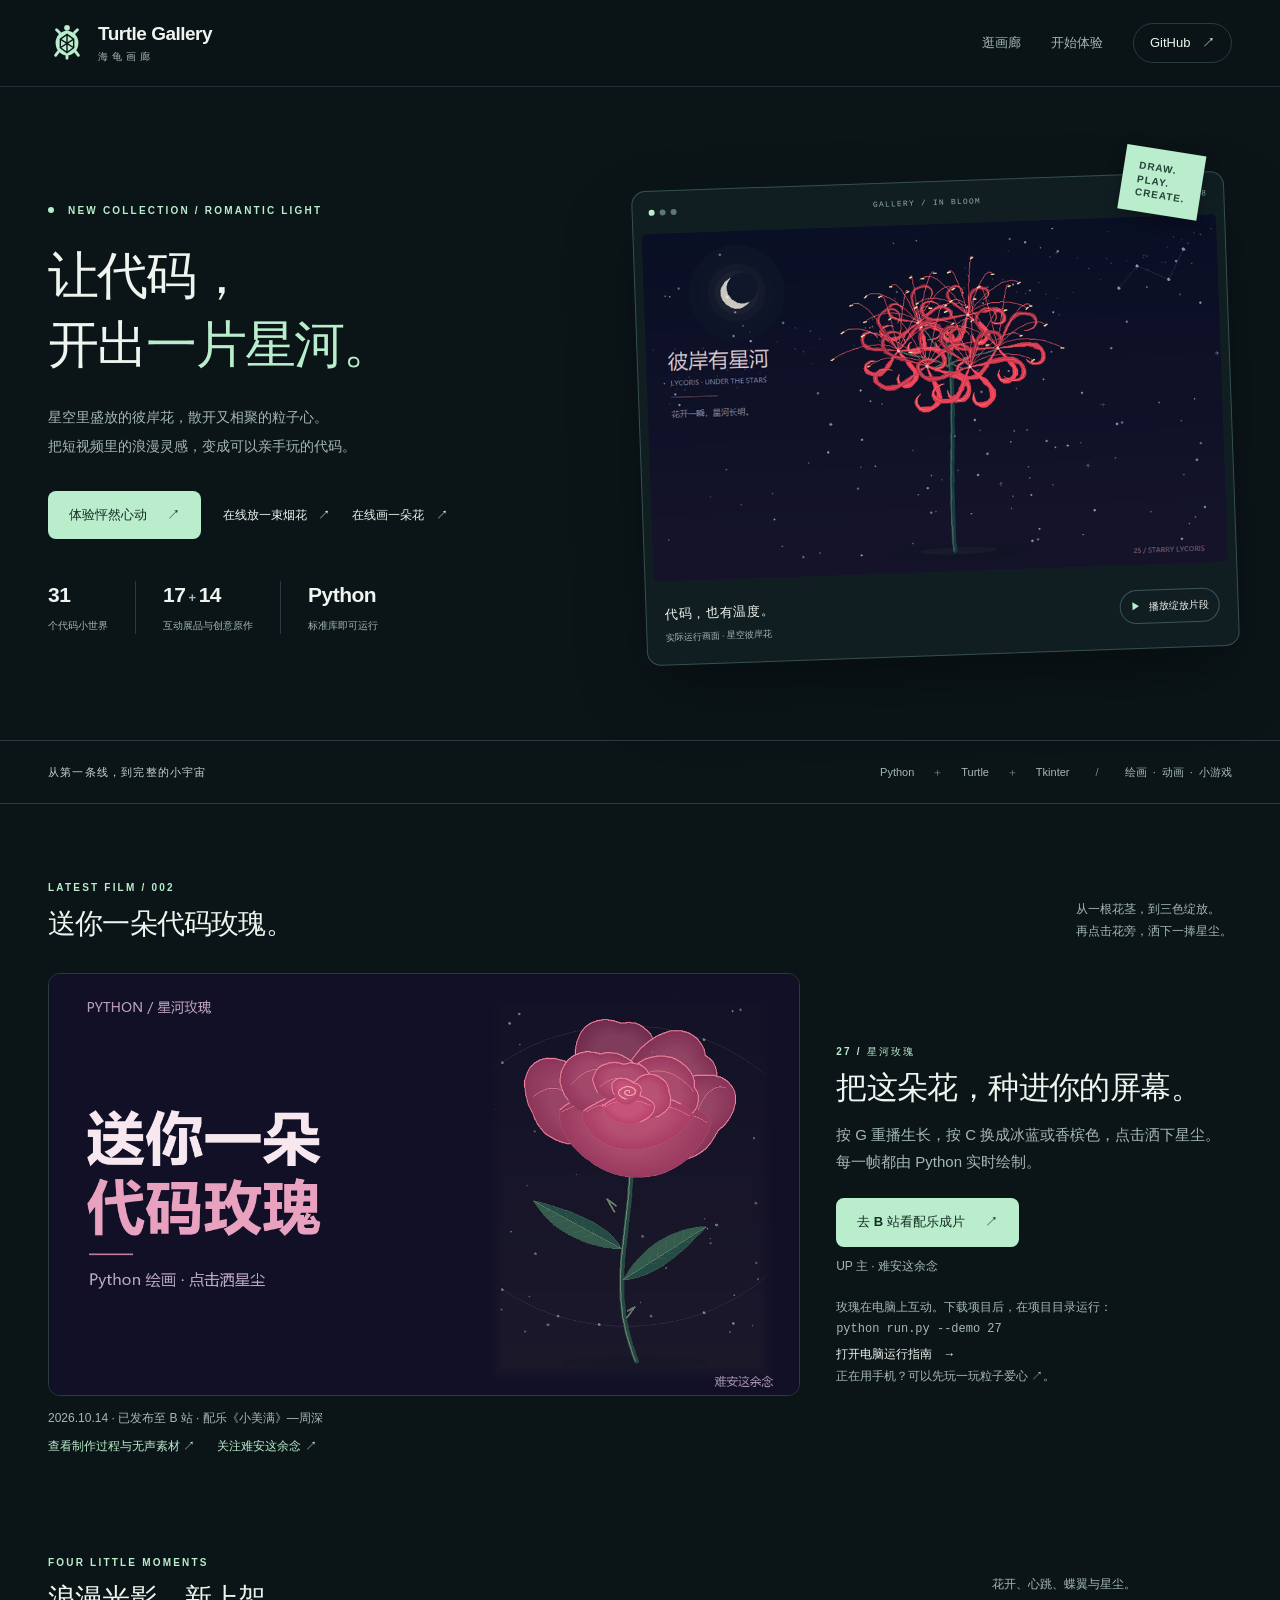
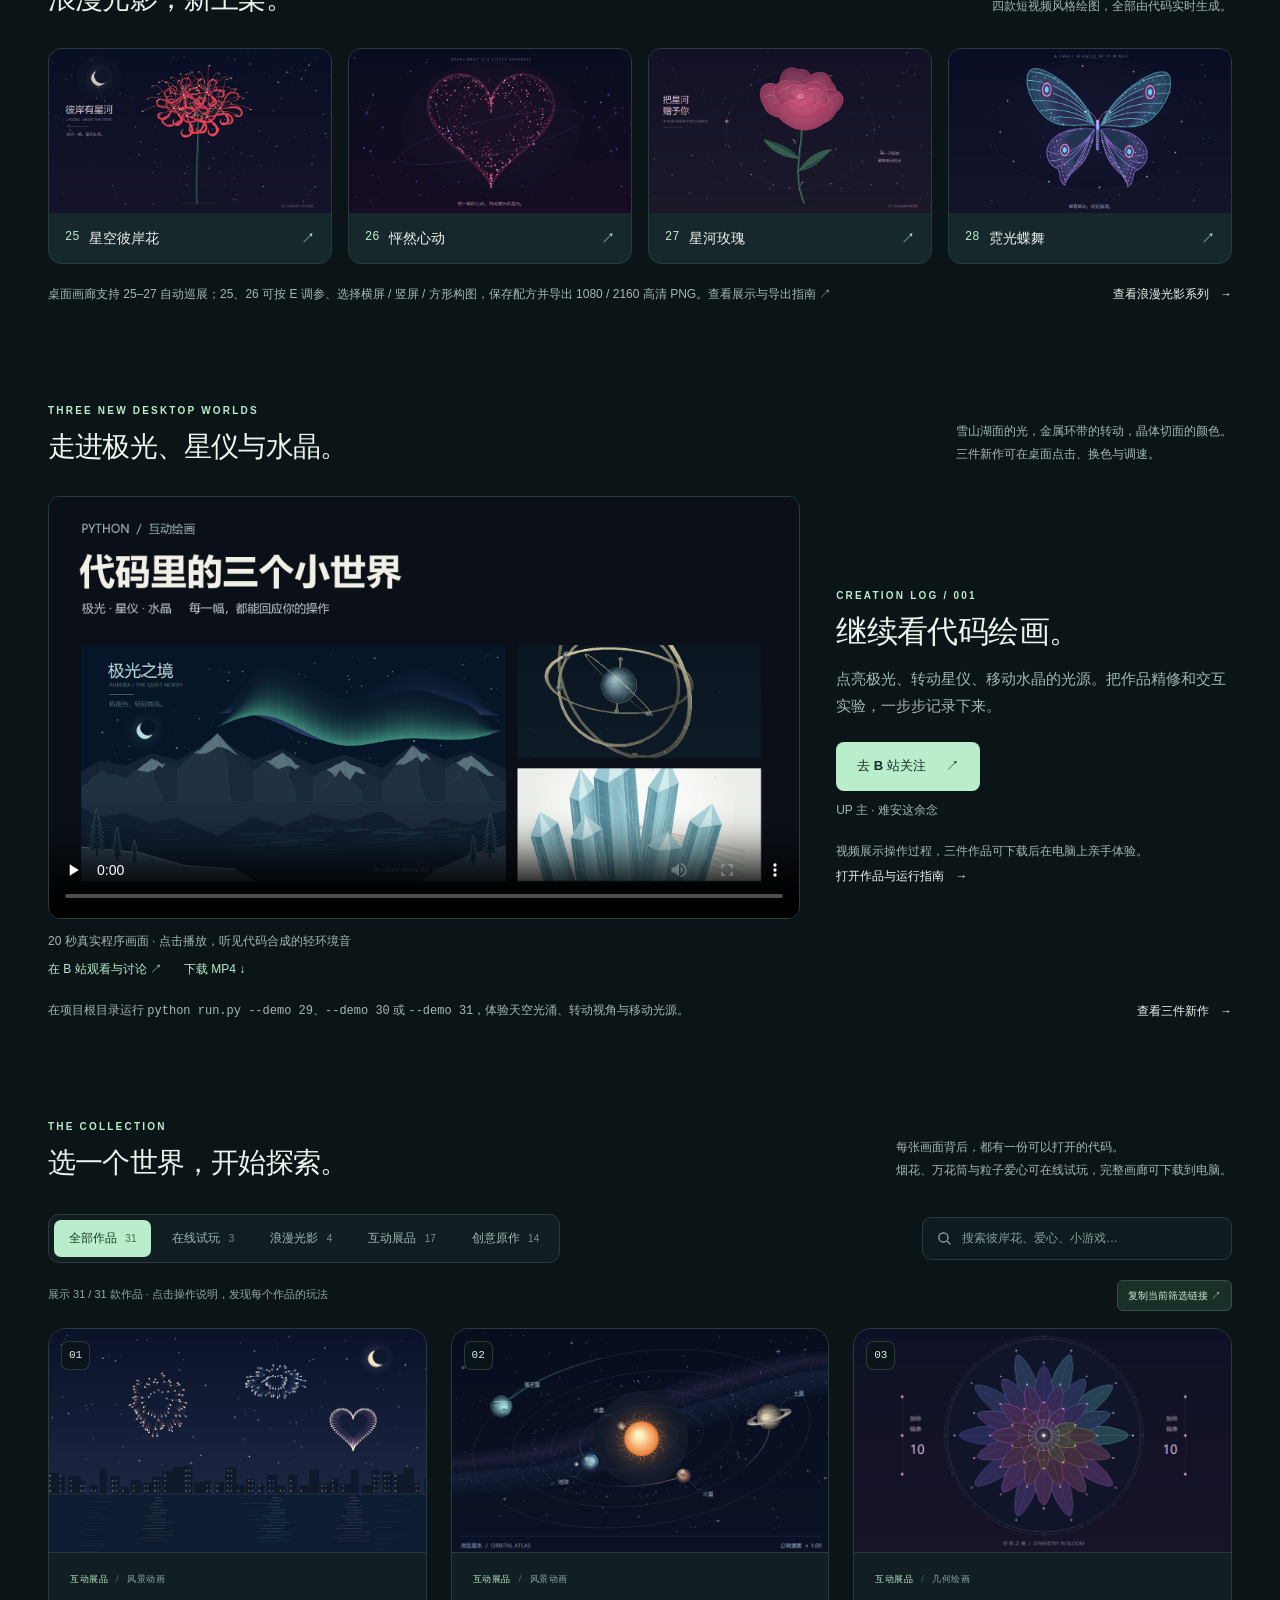
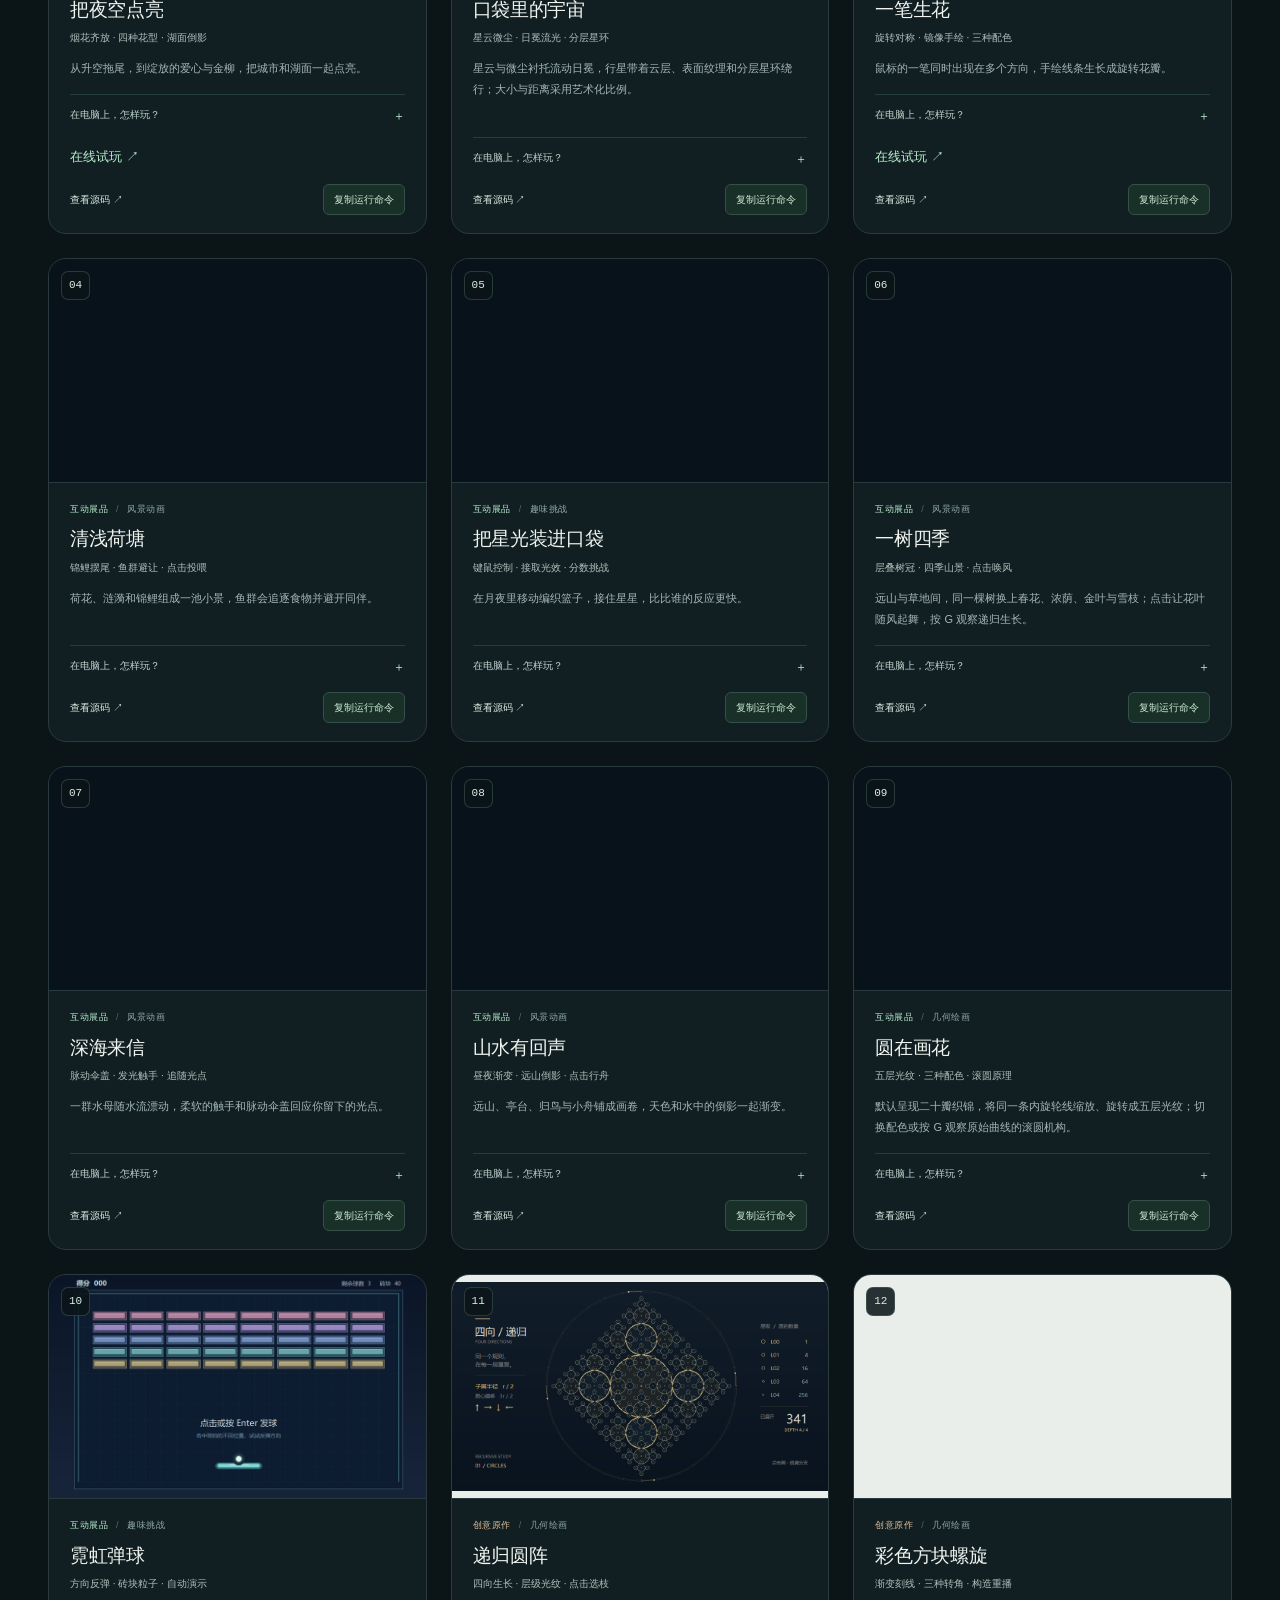
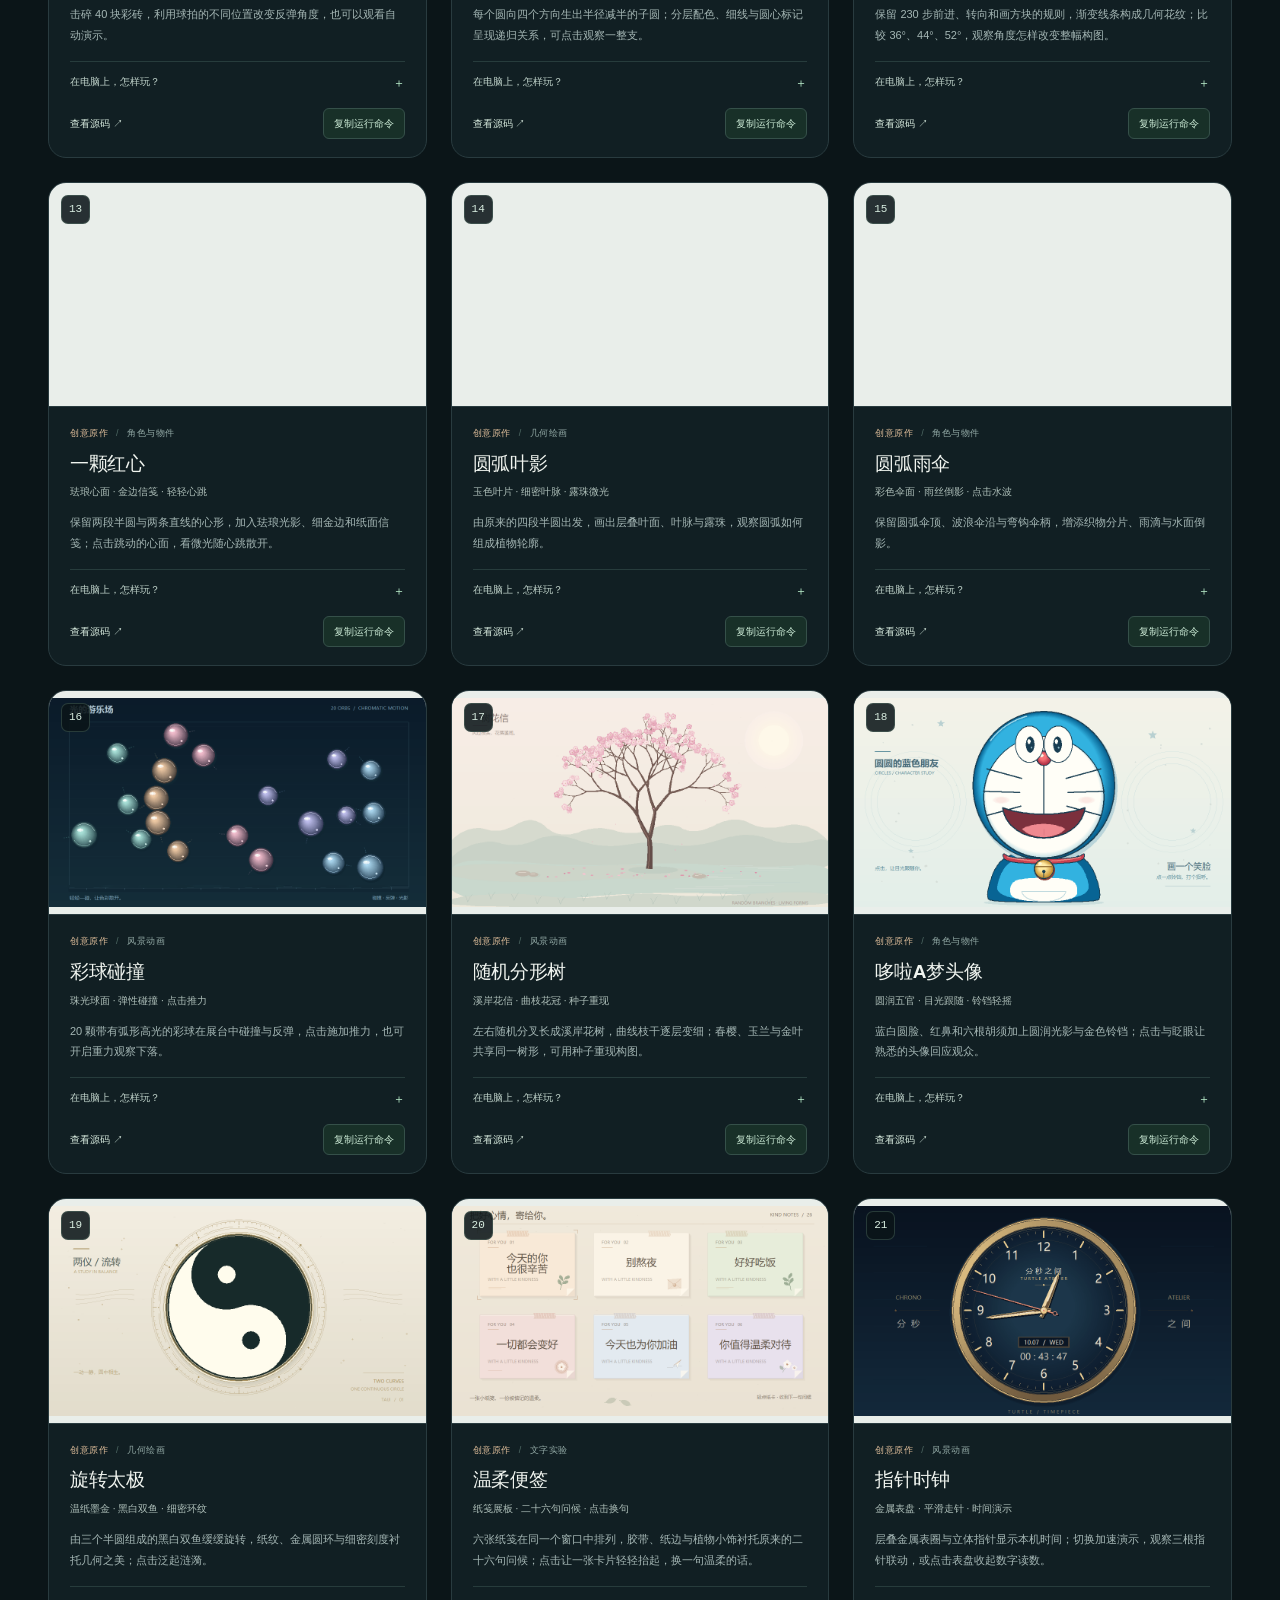
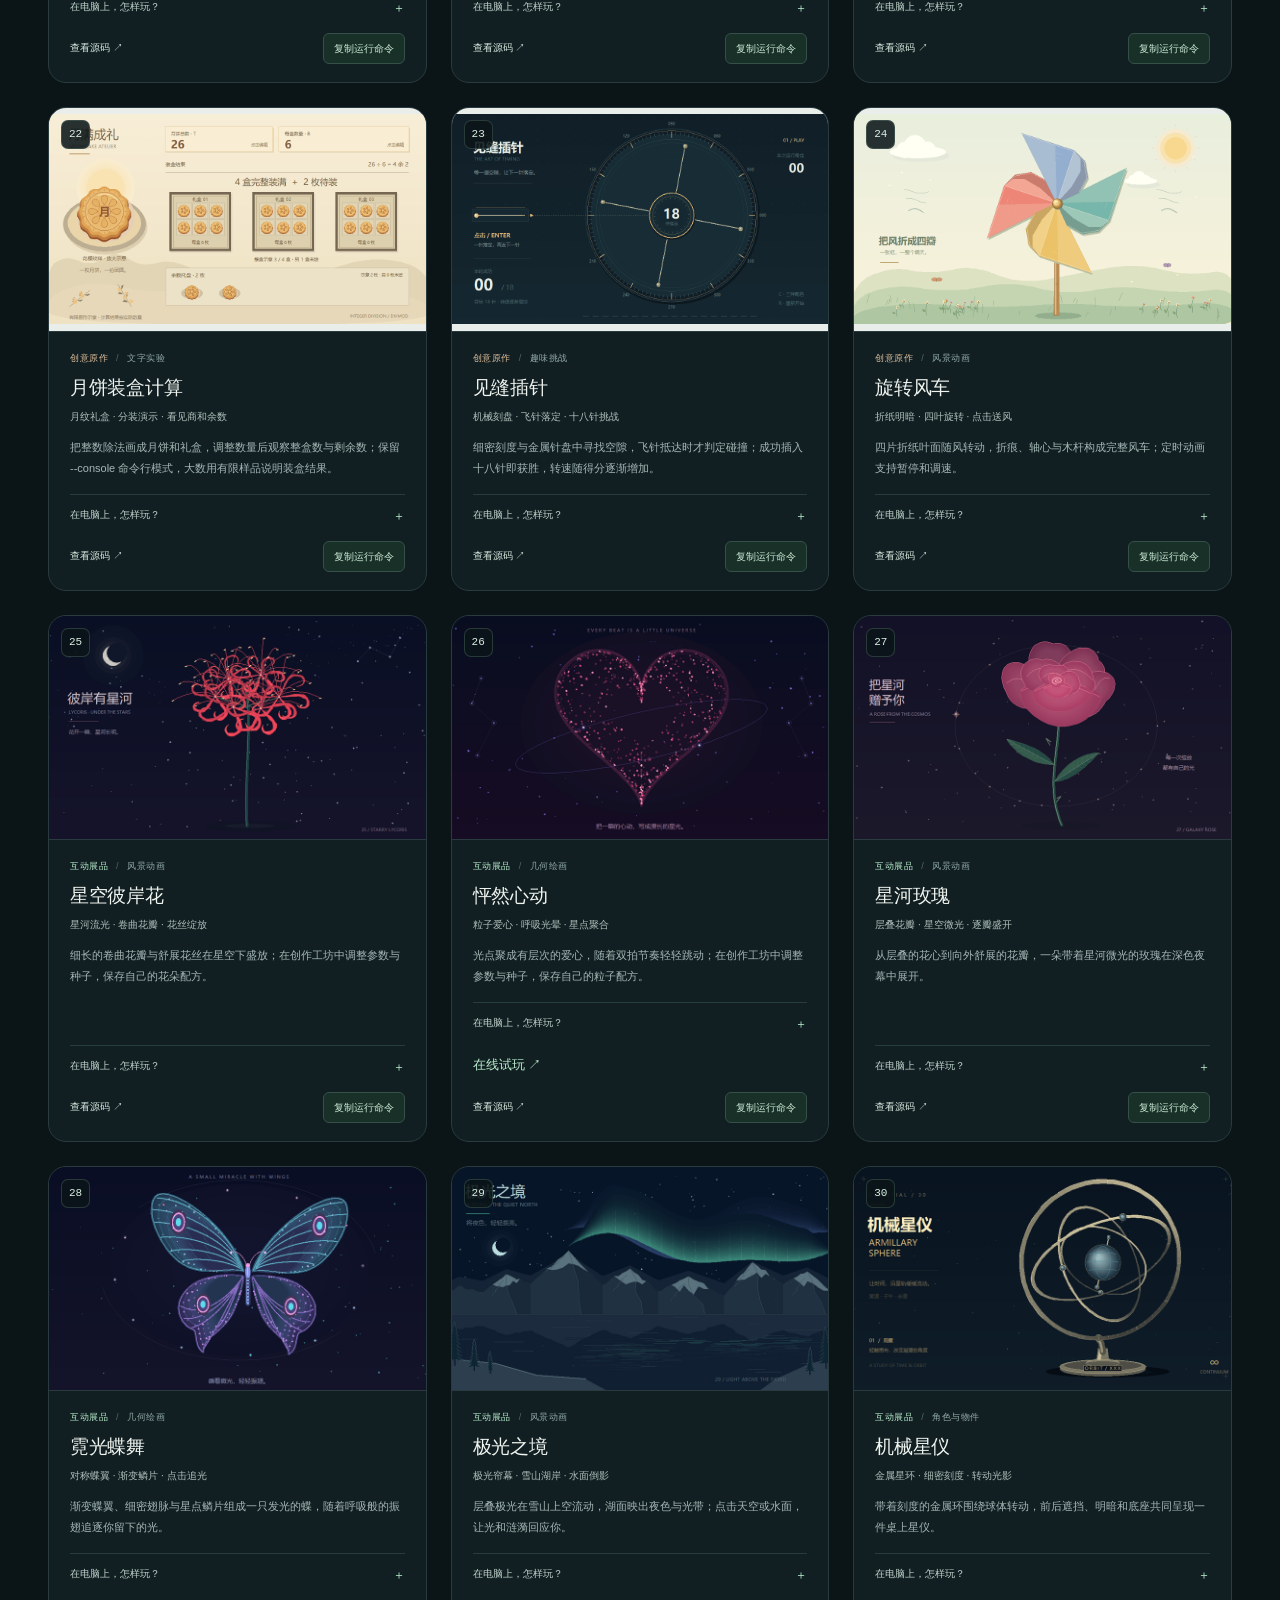
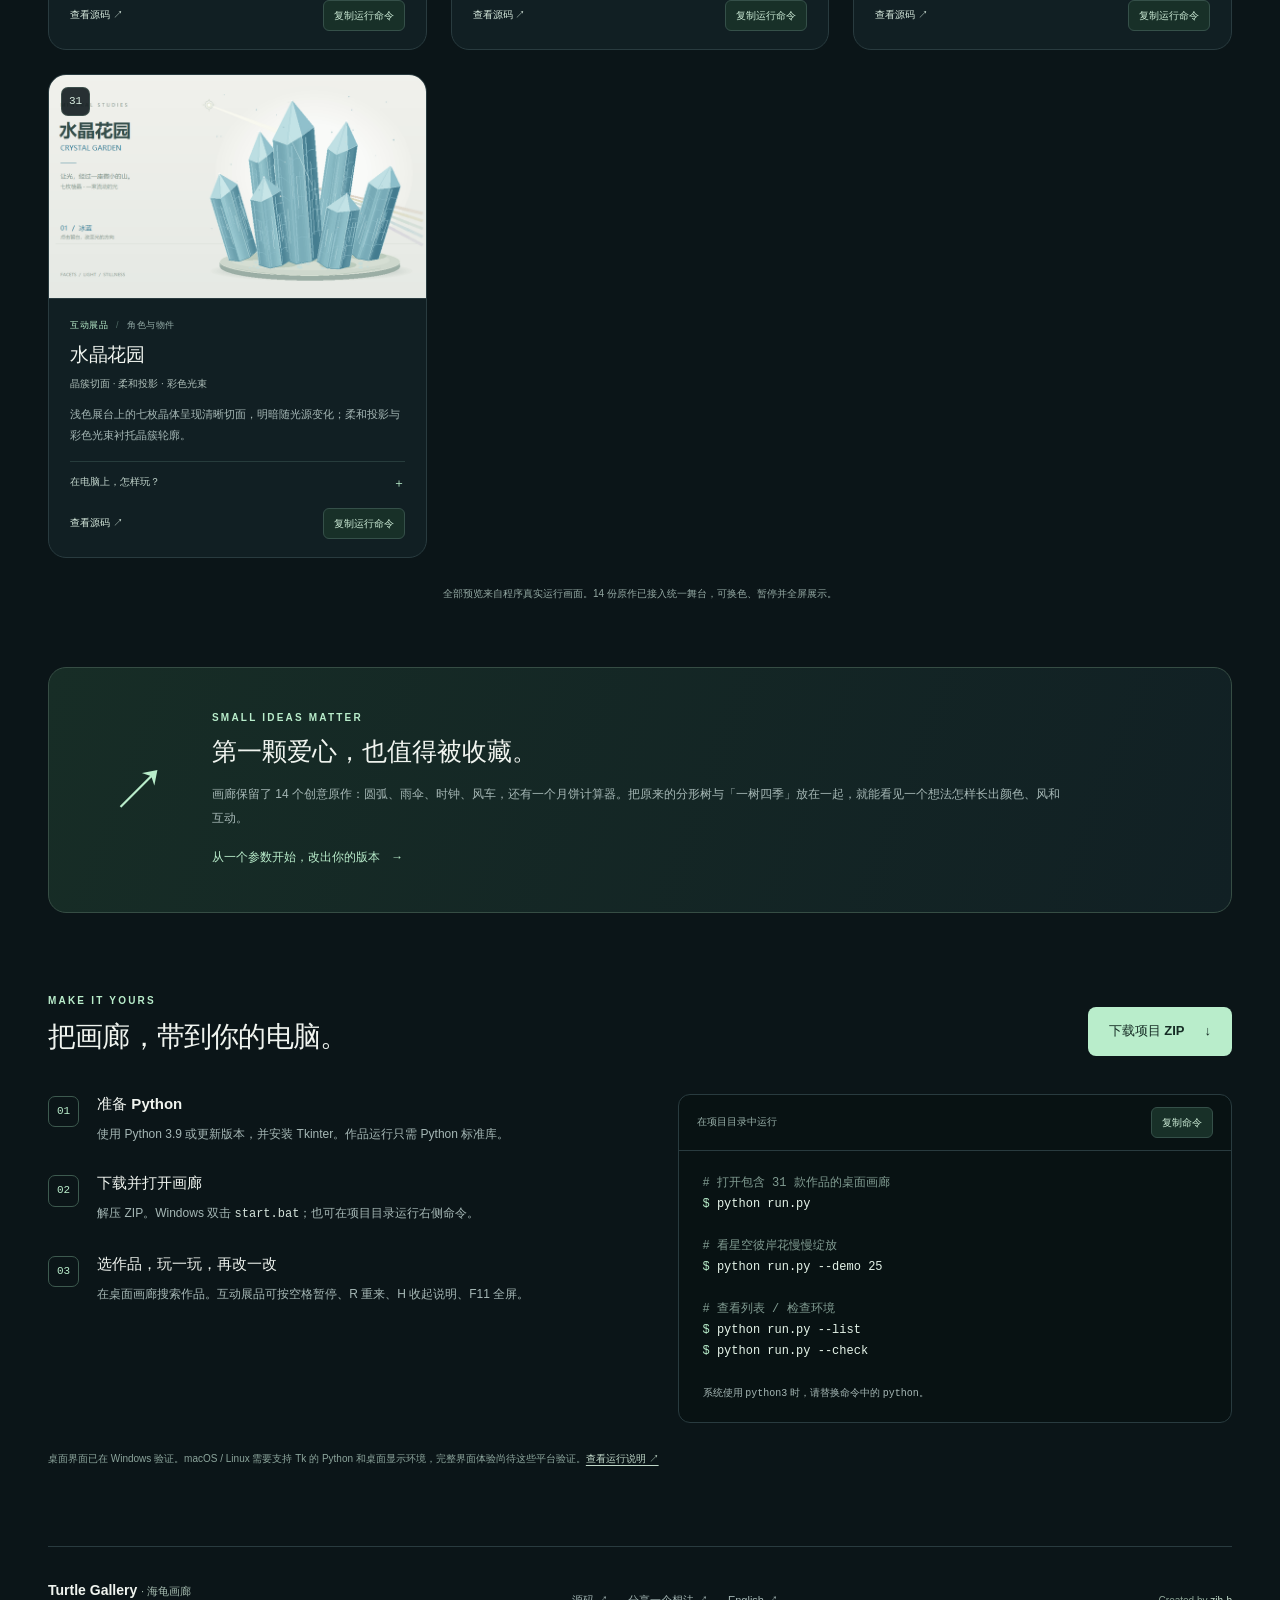
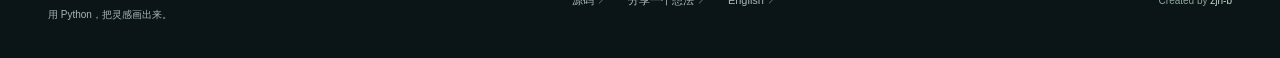
<file: docs/index.html>
<!doctype html>
<html lang="zh-CN">
<head>
  <meta charset="utf-8">
  <meta name="viewport" content="width=device-width, initial-scale=1">
  <meta name="theme-color" content="#0b1518">
  <meta name="description" content="Turtle Gallery 海龟画廊：31 个 Python Turtle 与 Tkinter 代码小世界。在线放烟花、画万花筒、玩粒子爱心，下载体验极光、机械星仪与水晶花园。">
  <meta property="og:title" content="Turtle Gallery · 海龟画廊">
  <meta property="og:description" content="用 Python，把灵感画出来。17 款互动展品，14 个创意原作；新增极光之境、机械星仪与水晶花园。">
  <meta property="og:type" content="website">
  <meta property="og:url" content="https://zjh-b.github.io/turtle-gallery/">
  <meta property="og:image" content="https://zjh-b.github.io/turtle-gallery/assets/romantic.png">
  <title>Turtle Gallery · 海龟画廊</title>
  <link rel="icon" type="image/svg+xml" href="assets/favicon.svg">
  <link rel="canonical" href="https://zjh-b.github.io/turtle-gallery/">
  <link rel="stylesheet" href="gallery.css">
  <script src="gallery.js" defer></script>
</head>
<body>
  <a class="skip-link" href="#gallery">跳到作品画廊</a>
  <header class="site-header">
    <div class="header-inner shell">
      <a class="brand" href="#top" aria-label="Turtle Gallery 首页">
        <svg class="brand-mark" viewBox="0 0 40 40" fill="none" aria-hidden="true"><path d="M12 9 9 6M28 9l3-3M11 29l-3 4m21-4 3 4M20 32v4" stroke="currentColor" stroke-width="3" stroke-linecap="round"/><ellipse cx="20" cy="20" rx="12" ry="13" fill="currentColor"/><path d="m20 11 7 5v9l-7 5-7-5v-9l7-5Zm0 0v19m-7-14 14 9m0-9-14 9" stroke="#0b1518" stroke-width="1.5"/><circle cx="20" cy="4" r="3" fill="currentColor"/></svg>
        <span>Turtle Gallery<small>海龟画廊</small></span>
      </a>
      <nav aria-label="主导航">
        <a href="#gallery">逛画廊</a>
        <a href="#start">开始体验</a>
        <a class="nav-github" href="https://github.com/zjh-b/turtle-gallery">GitHub <span aria-hidden="true">↗</span></a>
      </nav>
    </div>
  </header>

  <main id="top">
    <section class="hero shell" aria-labelledby="hero-title">
      <div class="hero-copy">
        <p class="eyebrow"><span class="status-dot" aria-hidden="true"></span> NEW COLLECTION / ROMANTIC LIGHT</p>
        <h1 id="hero-title">让代码，<br>开出<span>一片星河。</span></h1>
        <p class="hero-intro">星空里盛放的彼岸花，散开又相聚的粒子心。<br class="desktop-break">把短视频里的浪漫灵感，变成可以亲手玩的代码。</p>
        <div class="hero-actions">
          <a class="button button-primary" href="play/heart.html">体验怦然心动 <span aria-hidden="true">↗</span></a>
          <a class="text-link" href="play/fireworks.html">在线放一束烟花 <span aria-hidden="true">↗</span></a>
          <a class="text-link" href="play/kaleidoscope.html">在线画一朵花 <span aria-hidden="true">↗</span></a>
        </div>
        <dl class="hero-stats">
          <div><dt data-count="all">31</dt><dd>个代码小世界</dd></div>
          <div><dt><b data-count="interactive">17</b><span> + </span><b data-count="original">14</b></dt><dd>互动展品与创意原作</dd></div>
          <div><dt>Python</dt><dd>标准库即可运行</dd></div>
        </dl>
      </div>
      <figure class="hero-stage">
        <div class="stage-topline"><span><i aria-hidden="true"></i><i aria-hidden="true"></i><i aria-hidden="true"></i></span><span>GALLERY / IN BLOOM</span><span>25—28</span></div>
        <div class="stage-screen"><img id="showcase-image" src="assets/exhibits/25.png" alt="星空彼岸花：星河下绽放的红色卷曲花瓣与细长花丝，由 Python 代码绘制" width="800" height="464" fetchpriority="high"></div>
        <figcaption class="stage-caption"><span><b>代码，也有温度。</b><small id="preview-caption">实际运行画面 · 星空彼岸花</small></span><button id="motion-toggle" class="motion-toggle" type="button" hidden aria-pressed="false"><span aria-hidden="true">▶</span> 播放绽放片段</button></figcaption>
        <span class="stage-sticker" aria-hidden="true">DRAW.<br>PLAY.<br>CREATE.</span>
      </figure>
    </section>

    <div class="medium-strip"><div class="shell"><span>从第一条线，到完整的小宇宙</span><p>Python <span>＋</span> Turtle <span>＋</span> Tkinter <span class="strip-divider">/</span> 绘画 · 动画 · 小游戏</p></div></div>

    <section class="featured-section shell" id="rose-film" aria-labelledby="rose-film-title">
      <div class="section-heading"><div><p class="eyebrow">LATEST FILM / 002</p><h2 id="rose-film-title">送你一朵代码玫瑰。</h2></div><p>从一根花茎，到三色绽放。<br>再点击花旁，洒下一捧星尘。</p></div>
      <div class="film-layout">
        <figure class="film-player">
          <a class="film-poster" href="https://www.bilibili.com/video/BV1Jnp26RERi/" aria-label="在 B 站观看：用 Python 种一朵玫瑰，点击还会洒星尘">
            <img src="assets/social-rose/cover.png" alt="深紫星空里盛开的粉色代码玫瑰，花瓣、叶片和花茎完整入画" width="1280" height="720" loading="lazy" decoding="async">
          </a>
          <figcaption><p>2026.10.14 · 已发布至 B 站 · 配乐《小美满》—周深</p>
            <div class="film-links"><a href="https://github.com/zjh-b/turtle-gallery/blob/main/docs/SOCIAL_ROSE.md">查看制作过程与无声素材 ↗</a><a href="https://space.bilibili.com/3546966168438889">关注难安这余念 ↗</a></div>
          </figcaption>
        </figure>
        <div class="film-copy">
          <p class="eyebrow">27 / 星河玫瑰</p>
          <h3>把这朵花，种进你的屏幕。</h3>
          <p>按 G 重播生长，按 C 换成冰蓝或香槟色，点击洒下星尘。每一帧都由 Python 实时绘制。</p>
          <a class="button button-primary" href="https://www.bilibili.com/video/BV1Jnp26RERi/">去 B 站看配乐成片 <span aria-hidden="true">↗</span></a>
          <p class="film-author">UP 主 · 难安这余念</p>
          <p class="film-note">玫瑰在电脑上互动。下载项目后，在项目目录运行：<br><code>python run.py --demo 27</code></p>
          <a class="text-link" href="https://github.com/zjh-b/turtle-gallery#开始体验">打开电脑运行指南 <span aria-hidden="true">→</span></a>
          <p class="film-note">正在用手机？可以先<a href="play/heart.html">玩一玩粒子爱心 ↗</a>。</p>
        </div>
      </div>
    </section>

    <section class="featured-section shell" id="romantic" aria-labelledby="romantic-title">
      <div class="section-heading"><div><p class="eyebrow">FOUR LITTLE MOMENTS</p><h2 id="romantic-title">浪漫光影，新上架。</h2></div><p>花开、心跳、蝶翼与星尘。<br>四款短视频风格绘图，全部由代码实时生成。</p></div>
      <div id="featured-grid" class="featured-grid"></div>
      <noscript><a href="https://github.com/zjh-b/turtle-gallery/blob/main/docs/SOCIAL_DRAWINGS.md"><img src="assets/romantic.png" alt="星空彼岸花、怦然心动、星河玫瑰、霓光蝶舞四款绘图作品" width="1400" height="940" loading="lazy"></a></noscript>
      <div class="featured-footer"><p>桌面画廊支持 25–27 自动巡展；25、26 可按 E 调参、选择横屏 / 竖屏 / 方形构图，保存配方并导出 1080 / 2160 高清 PNG。<a href="https://github.com/zjh-b/turtle-gallery/blob/main/docs/EXHIBITION_GUIDE.md">查看展示与导出指南 ↗</a></p><a class="text-link" href="#gallery" data-show-featured>查看浪漫光影系列 <span aria-hidden="true">→</span></a></div>
    </section>

    <section class="featured-section shell" id="immersive" aria-labelledby="immersive-title">
      <div class="section-heading"><div><p class="eyebrow">THREE NEW DESKTOP WORLDS</p><h2 id="immersive-title">走进极光、星仪与水晶。</h2></div><p>雪山湖面的光，金属环带的转动，晶体切面的颜色。<br>三件新作可在桌面点击、换色与调速。</p></div>
      <div class="film-layout">
        <figure class="film-player">
          <video id="gallery-film" controls playsinline preload="none" width="1920" height="1080" poster="assets/social-immersive/cover.png" aria-label="极光、机械星仪与水晶花园的二十秒演示" aria-describedby="film-caption">
            <source src="assets/social-immersive/video.mp4" type="video/mp4">
            <track kind="subtitles" src="captions/immersive.zh.vtt" srclang="zh" label="中文字幕">
            <a href="assets/social-immersive/video.mp4">下载演示视频</a>
          </video>
          <figcaption><p id="film-caption">20 秒真实程序画面 · 点击播放，听见代码合成的轻环境音</p>
            <div class="film-links"><a href="https://www.bilibili.com/video/BV1VhpY66EsQ/">在 B 站观看与讨论 ↗</a><a href="assets/social-immersive/video.mp4" download="turtle-gallery-immersive.mp4">下载 MP4 ↓</a></div>
          </figcaption>
        </figure>
        <div class="film-copy">
          <p class="eyebrow">CREATION LOG / 001</p>
          <h3>继续看代码绘画。</h3>
          <p>点亮极光、转动星仪、移动水晶的光源。把作品精修和交互实验，一步步记录下来。</p>
          <a class="button button-primary" href="https://space.bilibili.com/3546966168438889">去 B 站关注 <span aria-hidden="true">↗</span></a>
          <p class="film-author">UP 主 · 难安这余念</p>
          <p class="film-note">视频展示操作过程，三件作品可下载后在电脑上亲手体验。</p>
          <a class="text-link" href="https://github.com/zjh-b/turtle-gallery/blob/main/docs/IMMERSIVE_ART.md">打开作品与运行指南 <span aria-hidden="true">→</span></a>
        </div>
      </div>
      <div class="featured-footer"><p>在项目根目录运行 <code>python run.py --demo 29</code>、<code>--demo 30</code> 或 <code>--demo 31</code>，体验天空光涌、转动视角与移动光源。</p><a class="text-link" href="?collection=interactive&amp;q=%E6%B2%89%E6%B5%B8%E8%89%BA%E6%9C%AF#gallery">查看三件新作 <span aria-hidden="true">→</span></a></div>
    </section>

    <section class="gallery-section shell" id="gallery" tabindex="-1" aria-labelledby="gallery-title">
      <div class="section-heading"><div><p class="eyebrow">THE COLLECTION</p><h2 id="gallery-title">选一个世界，开始探索。</h2></div><p>每张画面背后，都有一份可以打开的代码。<br>烟花、万花筒与粒子爱心可在线试玩，完整画廊可下载到电脑。</p></div>
      <div id="gallery-tools" class="gallery-tools" hidden>
        <div class="collection-filters" role="group" aria-label="作品合集">
          <button type="button" class="filter-button is-active" data-collection="all" aria-pressed="true">全部作品 <span>31</span></button>
          <button type="button" class="filter-button" data-collection="online" aria-pressed="false">在线试玩 <span>3</span></button>
          <button type="button" class="filter-button" data-collection="romantic" aria-pressed="false">浪漫光影 <span>4</span></button>
          <button type="button" class="filter-button" data-collection="interactive" aria-pressed="false">互动展品 <span>17</span></button>
          <button type="button" class="filter-button" data-collection="original" aria-pressed="false">创意原作 <span>14</span></button>
        </div>
        <label class="search-field"><svg viewBox="0 0 24 24" fill="none" aria-hidden="true"><circle cx="10.5" cy="10.5" r="6.5" stroke="currentColor" stroke-width="1.7"/><path d="m16 16 4 4" stroke="currentColor" stroke-width="1.7" stroke-linecap="round"/></svg><span class="sr-only">搜索作品名称、分类或操作</span><input id="gallery-search" type="search" placeholder="搜索彼岸花、爱心、小游戏…" autocomplete="off" maxlength="100"></label>
      </div>
      <div class="gallery-result-bar">
        <p id="result-count" class="result-count" role="status" aria-live="polite"></p>
        <button id="share-gallery" class="copy-button" type="button" hidden>复制当前筛选链接 ↗</button>
      </div>
      <label id="share-fallback" class="share-fallback" hidden>链接已选中，可手动复制<input class="manual-link" type="text" readonly spellcheck="false" aria-label="当前筛选的分享链接"></label>
      <div id="gallery-grid" class="gallery-grid" aria-busy="true"></div>
      <div id="gallery-message" class="gallery-message" hidden><h3 id="message-title"></h3><p id="message-detail"></p><button id="message-action" type="button" class="button button-secondary"></button></div>
      <noscript>
        <p class="noscript-note">开启 JavaScript 可以搜索全部 31 款作品。也可以直接前往 <a href="https://github.com/zjh-b/turtle-gallery#逛一逛画廊">GitHub 查看完整作品目录</a>。</p>
        <div class="gallery-grid fallback-grid">
          <figure><img src="assets/exhibits/01.png" alt="烟花在城市上空绽放，湖面映出光影" width="800" height="464" loading="lazy"><figcaption>01 · 把夜空点亮</figcaption></figure>
          <figure><img src="assets/exhibits/04.png" alt="荷塘里游动的锦鲤" width="800" height="464" loading="lazy"><figcaption>04 · 清浅荷塘</figcaption></figure>
          <figure><img src="assets/exhibits/06.png" alt="开满粉色花朵的分形树" width="800" height="464" loading="lazy"><figcaption>06 · 一树四季</figcaption></figure>
          <figure><img src="assets/originals/12.png" alt="彩色方块螺旋原作" width="800" height="464" loading="lazy"><figcaption>12 · 彩色方块螺旋</figcaption></figure>
          <figure><img src="assets/originals/18.png" alt="用 Turtle 画出的哆啦 A 梦头像" width="800" height="464" loading="lazy"><figcaption>18 · 哆啦 A 梦头像</figcaption></figure>
          <figure><img src="assets/originals/23.png" alt="见缝插针原作游戏画面" width="800" height="464" loading="lazy"><figcaption>23 · 见缝插针</figcaption></figure>
        </div>
      </noscript>
      <p class="preview-note">全部预览来自程序真实运行画面。14 份原作已接入统一舞台，可换色、暂停并全屏展示。</p>
    </section>

    <section class="origin-section shell" aria-labelledby="origin-title">
      <div class="origin-mark" aria-hidden="true">↗</div><div><p class="eyebrow">SMALL IDEAS MATTER</p><h2 id="origin-title">第一颗爱心，也值得被收藏。</h2><p>画廊保留了 14 个创意原作：圆弧、雨伞、时钟、风车，还有一个月饼计算器。把原来的分形树与「一树四季」放在一起，就能看见一个想法怎样长出颜色、风和互动。</p><a class="text-link" href="https://github.com/zjh-b/turtle-gallery/blob/main/docs/CREATIVE_GUIDE.md">从一个参数开始，改出你的版本 <span aria-hidden="true">→</span></a></div>
    </section>

    <section class="start-section shell" id="start" aria-labelledby="start-title">
      <div class="section-heading"><div><p class="eyebrow">MAKE IT YOURS</p><h2 id="start-title">把画廊，带到你的电脑。</h2></div><a class="button button-primary" href="https://github.com/zjh-b/turtle-gallery/archive/refs/heads/main.zip">下载项目 ZIP <span aria-hidden="true">↓</span></a></div>
      <div class="start-grid">
        <div class="steps"><div class="step"><span>01</span><div><h3>准备 Python</h3><p>使用 Python 3.9 或更新版本，并安装 Tkinter。作品运行只需 Python 标准库。</p></div></div><div class="step"><span>02</span><div><h3>下载并打开画廊</h3><p>解压 ZIP。Windows 双击 <code>start.bat</code>；也可在项目目录运行右侧命令。</p></div></div><div class="step"><span>03</span><div><h3>选作品，玩一玩，再改一改</h3><p>在桌面画廊搜索作品。互动展品可按空格暂停、R 重来、H 收起说明、F11 全屏。</p></div></div></div>
        <div class="terminal"><div class="terminal-header"><span>在项目目录中运行</span><button type="button" class="copy-button" data-copy="python run.py">复制命令</button></div><pre><span class="terminal-comment"># 打开包含 <span data-count="all">31</span> 款作品的桌面画廊</span>
<span class="terminal-prompt">$</span> python run.py

<span class="terminal-comment"># 看星空彼岸花慢慢绽放</span>
<span class="terminal-prompt">$</span> python run.py --demo 25

<span class="terminal-comment"># 查看列表 / 检查环境</span>
<span class="terminal-prompt">$</span> python run.py --list
<span class="terminal-prompt">$</span> python run.py --check</pre><p>系统使用 <code>python3</code> 时，请替换命令中的 <code>python</code>。</p></div>
      </div>
      <p class="platform-note">桌面界面已在 Windows 验证。macOS / Linux 需要支持 Tk 的 Python 和桌面显示环境，完整界面体验尚待这些平台验证。<a href="https://github.com/zjh-b/turtle-gallery#开始体验">查看运行说明 ↗</a></p>
    </section>
  </main>

  <footer class="site-footer shell"><div><a class="footer-brand" href="#top">Turtle Gallery <span>· 海龟画廊</span></a><p>用 Python，把灵感画出来。</p></div><nav aria-label="页脚导航"><a href="https://github.com/zjh-b/turtle-gallery">源码 ↗</a><a href="https://github.com/zjh-b/turtle-gallery/issues">分享一个想法 ↗</a><a href="https://github.com/zjh-b/turtle-gallery/blob/main/README.en.md" lang="en">English ↗</a></nav><small>Created by <a href="https://github.com/zjh-b">zjh-b</a></small></footer>
  <div id="copy-status" class="copy-status" role="status" aria-live="polite" hidden></div>
</body>
</html>
</file>
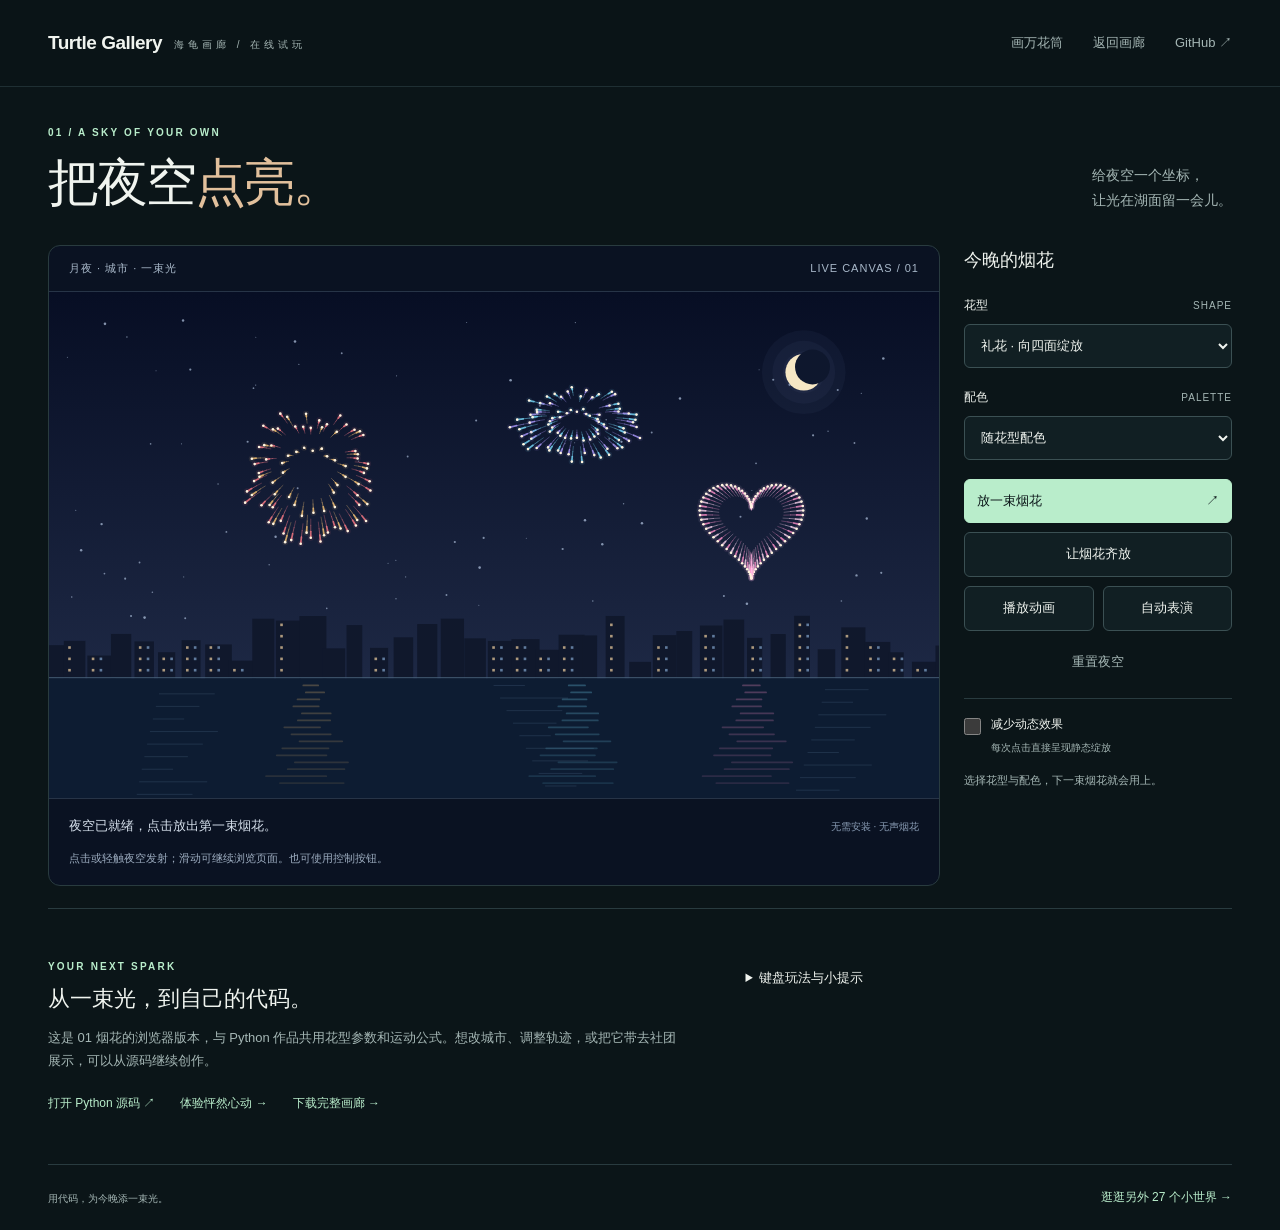
<file: docs/play/fireworks.html>
<!doctype html>
<html lang="zh-CN">
<head>
  <meta charset="utf-8">
  <meta name="viewport" content="width=device-width, initial-scale=1">
  <meta name="theme-color" content="#0b1518">
  <meta name="description" content="点击夜空，放一束属于你的烟花。海龟画廊在线试玩：四种花型、湖面倒影、自动表演，手机和电脑直接打开。">
  <meta property="og:title" content="把夜空点亮 · 海龟画廊在线试玩">
  <meta property="og:description" content="点一下，让烟花在月夜与湖面之间绽放。无需安装，打开就能玩。">
  <meta property="og:image" content="https://zjh-b.github.io/turtle-gallery/assets/exhibits/01.png">
  <meta property="og:type" content="website">
  <title>把夜空点亮 · 海龟画廊在线试玩</title>
  <link rel="canonical" href="https://zjh-b.github.io/turtle-gallery/play/fireworks.html">
  <link rel="icon" type="image/svg+xml" href="../assets/favicon.svg">
  <link rel="stylesheet" href="../gallery.css">
  <link rel="stylesheet" href="fireworks.css">
  <script type="module" src="fireworks.js"></script>
</head>
<body>
  <a class="skip-link" href="#play-controls">跳到烟花控制</a>
  <header class="site-header"><div class="header-inner shell">
    <a class="brand" href="../index.html">Turtle Gallery<small>海龟画廊 / 在线试玩</small></a>
    <nav aria-label="主导航"><a href="kaleidoscope.html">画万花筒</a><a href="../index.html#gallery">返回画廊</a><a href="https://github.com/zjh-b/turtle-gallery">GitHub ↗</a></nav>
  </div></header>

  <main class="shell play-main">
    <section aria-labelledby="play-title">
      <div class="play-heading"><div><p class="eyebrow">01 / A SKY OF YOUR OWN</p><h1 id="play-title">把夜空<span>点亮。</span></h1></div><p>给夜空一个坐标，<br>让光在湖面留一会儿。</p></div>
      <div class="play-layout">
        <div class="play-stage">
          <div class="play-topline"><span>月夜 · 城市 · 一束光</span><span>LIVE CANVAS / 01</span></div>
          <div class="canvas-wrap">
            <img id="fireworks-fallback" src="../assets/exhibits/01.png" alt="桌面版烟花预览：金色礼花、星环与爱心在城市上空绽放，湖面映出光影" width="800" height="464">
            <canvas id="fireworks-canvas" width="1020" height="580" tabindex="0" role="img" aria-label="互动烟花画布，点击夜空发射；键盘操作见下方说明" aria-describedby="canvas-help" hidden>当前浏览器无法显示互动烟花，可查看静态预览或下载 Python 作品。</canvas>
          </div>
          <div class="play-caption"><p id="play-status" role="status" aria-live="polite">正在准备在线试玩；也可以先欣赏静态预览。</p><span class="canvas-note">无需安装 · 无声烟花</span></div>
          <p id="canvas-help" class="canvas-help">点击或轻触夜空发射；滑动可继续浏览页面。也可使用控制按钮。</p>
          <noscript><p class="play-fallback-note">开启 JavaScript 即可在线放烟花；下方仍可查看 Python 源码与下载作品。</p></noscript>
        </div>

        <fieldset id="play-controls" class="play-controls" disabled>
          <legend>今晚的烟花</legend>
          <label for="shape">花型 <span>SHAPE</span></label>
          <select id="shape"><option value="0">礼花 · 向四面绽放</option><option value="1">星环 · 一圈星光</option><option value="2">爱心 · 浪漫一瞬</option><option value="3">金柳 · 缓缓垂落</option></select>
          <label for="palette">配色 <span>PALETTE</span></label>
          <select id="palette"><option value="-1">随花型配色</option><option value="0">暖金与珊瑚</option><option value="1">冰蓝与星紫</option><option value="2">玫瑰与浅粉</option><option value="3">薄荷与月光</option></select>
          <button id="launch" class="play-primary" type="button">放一束烟花 <span aria-hidden="true">↗</span></button>
          <button id="finale" type="button">让烟花齐放</button>
          <div class="play-toggles"><button id="pause" type="button" aria-pressed="true">播放动画</button><button id="auto" type="button" aria-pressed="false">自动表演</button></div>
          <button id="reset" class="play-reset" type="button">重置夜空</button>
          <label class="motion-choice" for="reduced-motion"><input id="reduced-motion" type="checkbox"><span>减少动态效果<small>每次点击直接呈现静态绽放</small></span></label>
          <p class="control-note">选择花型与配色，下一束烟花就会用上。</p>
        </fieldset>
      </div>
    </section>

    <section class="play-notes" aria-label="玩法与创作">
      <div><p class="eyebrow">YOUR NEXT SPARK</p><h2>从一束光，到自己的代码。</h2><p>这是 01 烟花的浏览器版本，与 Python 作品共用花型参数和运动公式。想改城市、调整轨迹，或把它带去社团展示，可以从源码继续创作。</p><div class="play-links"><a href="https://github.com/zjh-b/turtle-gallery/blob/main/%E7%A4%BE%E5%9B%A2%E5%B1%95%E7%A4%BA/01_%E7%82%B9%E5%87%BB%E7%83%9F%E8%8A%B1.py">打开 Python 源码 ↗</a><a href="heart.html">体验怦然心动 →</a><a href="../index.html#start">下载完整画廊 →</a></div></div>
      <details class="keyboard-help"><summary>键盘玩法与小提示</summary><p>Tab 移到画布后：Enter 放一束，F 烟花齐放，Space 播放 / 暂停，A 自动表演，R 重置。每个按钮也能直接用键盘操作。</p><p>自动表演初始关闭，离开页面后停止绘制。减少动态模式下不播放升空、闪烁或拖尾动画。</p><p>浏览器版保留烟花主题与运动规律，随机分布及绘制细节与桌面版可能不同。</p></details>
    </section>
  </main>
  <footer class="site-footer shell"><p>用代码，为今晚添一束光。</p><a href="../index.html">逛逛另外 27 个小世界 →</a></footer>
</body>
</html>
</file>
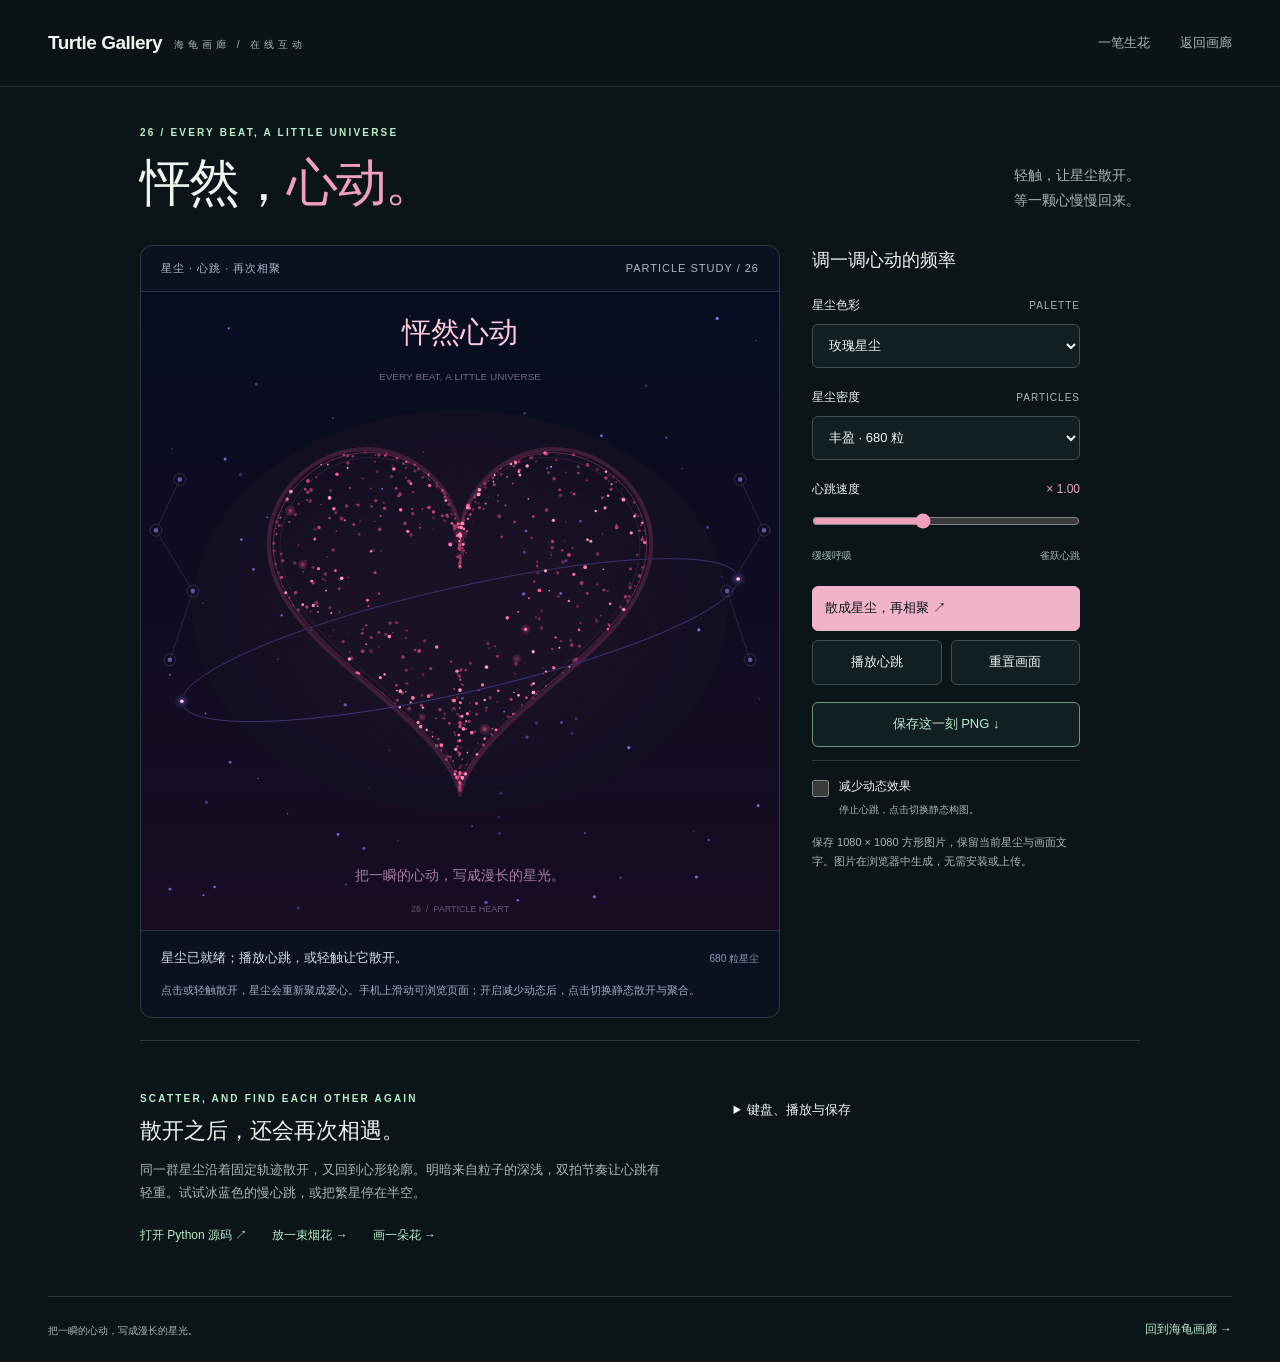
<file: docs/play/heart.html>
<!doctype html>
<html lang="zh-CN">
<head>
  <meta charset="utf-8">
  <meta name="viewport" content="width=device-width, initial-scale=1">
  <meta name="theme-color" content="#0b1518">
  <meta name="description" content="轻触，让一颗粒子心散成星尘，再慢慢相聚。调整三种配色、心跳和星尘密度，将这一刻保存为 PNG。">
  <meta property="og:title" content="怦然心动 · 海龟画廊在线粒子爱心">
  <meta property="og:description" content="每一次心跳，都是一个小小的宇宙。无需安装，轻触即可互动。">
  <meta property="og:image" content="https://zjh-b.github.io/turtle-gallery/assets/exhibits/26.png">
  <meta property="og:type" content="website">
  <title>怦然心动 · 海龟画廊在线粒子爱心</title>
  <link rel="canonical" href="https://zjh-b.github.io/turtle-gallery/play/heart.html">
  <link rel="icon" type="image/svg+xml" href="../assets/favicon.svg">
  <link rel="stylesheet" href="../gallery.css">
  <link rel="stylesheet" href="fireworks.css">
  <link rel="stylesheet" href="heart.css">
  <script type="module" src="heart.js"></script>
</head>
<body class="heart-page">
  <a class="skip-link" href="#play-controls">跳到心跳控制</a>
  <header class="site-header"><div class="header-inner shell"><a class="brand" href="../index.html">Turtle Gallery<small>海龟画廊 / 在线互动</small></a><nav aria-label="主导航"><a href="kaleidoscope.html">一笔生花</a><a href="../index.html#gallery">返回画廊</a></nav></div></header>
  <main class="shell play-main">
    <section aria-labelledby="play-title">
      <div class="play-heading"><div><p class="eyebrow">26 / EVERY BEAT, A LITTLE UNIVERSE</p><h1 id="play-title">怦然，<span>心动。</span></h1></div><p>轻触，让星尘散开。<br>等一颗心慢慢回来。</p></div>
      <div class="play-layout heart-layout">
        <div class="play-stage">
          <div class="play-topline"><span>星尘 · 心跳 · 再次相聚</span><span>PARTICLE STUDY / 26</span></div>
          <div class="canvas-wrap"><img id="heart-fallback" src="../assets/exhibits/26.png" alt="桌面怦然心动预览：玫瑰色粒子组成爱心，周围环绕星光与轨道" width="800" height="464"><canvas id="heart-canvas" width="640" height="640" tabindex="0" role="img" aria-label="粒子爱心画布，点击或按 Enter 散开星尘，Space 播放或暂停" aria-describedby="canvas-help" hidden>浏览器暂不支持粒子绘图，可以查看静态预览或下载 Python 作品。</canvas></div>
          <div class="play-caption"><p id="play-status" role="status" aria-live="polite">正在准备星尘，也可以先欣赏静态预览。</p><span id="particle-count" class="canvas-note">680 粒星尘</span></div>
          <p id="canvas-help" class="canvas-help">点击或轻触散开，星尘会重新聚成爱心。手机上滑动可浏览页面；开启减少动态后，点击切换静态散开与聚合。</p>
          <noscript><p class="play-fallback-note">开启 JavaScript 即可互动；下方仍可查看源码与下载作品。</p></noscript>
        </div>
        <fieldset id="play-controls" class="play-controls" disabled>
          <legend>调一调心动的频率</legend>
          <label for="theme">星尘色彩 <span>PALETTE</span></label>
          <select id="theme"><option value="0">玫瑰星尘</option><option value="1">冰蓝心跳</option><option value="2">香槟暮光</option></select>
          <label for="density">星尘密度 <span>PARTICLES</span></label>
          <select id="density"><option value="420">轻盈 · 420 粒</option><option value="680" selected>丰盈 · 680 粒</option><option value="1000">繁星 · 1000 粒</option></select>
          <div class="heart-rate"><label for="rate">心跳速度 <output id="rate-value" for="rate">× 1.00</output></label><input id="rate" type="range" min="0.45" max="1.8" step="0.05" value="1" aria-valuetext="1.00 倍"><div class="rate-scale"><span>缓缓呼吸</span><span>雀跃心跳</span></div></div>
          <button id="burst" class="play-primary" type="button">散成星尘，再相聚 <span aria-hidden="true">↗</span></button>
          <div class="play-toggles"><button id="pause" type="button" aria-pressed="true">播放心跳</button><button id="reset" type="button">重置画面</button></div>
          <button id="save-png" type="button">保存这一刻 PNG ↓</button>
          <label class="motion-choice"><input id="reduced-motion" type="checkbox"><span>减少动态效果<small>停止心跳，点击切换静态构图。</small></span></label>
          <p class="control-note">保存 1080 × 1080 方形图片，保留当前星尘与画面文字。图片在浏览器中生成，无需安装或上传。</p>
        </fieldset>
      </div>
    </section>
    <section class="play-notes" aria-label="互动提示"><div><p class="eyebrow">SCATTER, AND FIND EACH OTHER AGAIN</p><h2>散开之后，还会再次相遇。</h2><p>同一群星尘沿着固定轨迹散开，又回到心形轮廓。明暗来自粒子的深浅，双拍节奏让心跳有轻重。试试冰蓝色的慢心跳，或把繁星停在半空。</p><div class="play-links"><a href="https://github.com/zjh-b/turtle-gallery/blob/main/社团展示/26_怦然心动.py">打开 Python 源码 ↗</a><a href="fireworks.html">放一束烟花 →</a><a href="kaleidoscope.html">画一朵花 →</a></div></div><details class="keyboard-help"><summary>键盘、播放与保存</summary><p>Tab 可访问所有控制。画布聚焦时，Enter 散开星尘，Space 播放或暂停，C 换色，R 重置。快捷键不会影响选择框和滑块。</p><p>首次打开保持静态。主动播放或散开后开始心跳；切换到其他页面会停止绘制，返回后保持原有播放或暂停状态。重置画面会暂停，并保留所选配色、速度和密度。</p><p>减少动态开启后，点击在静态散开与聚合之间切换；关闭后仍保持暂停。保存 PNG 捕获当前画面，不改变播放状态。连续点击会重新开始散开，不会增加粒子数量。</p></details></section>
  </main>
  <footer class="site-footer shell"><p>把一瞬的心动，写成漫长的星光。</p><a href="../index.html">回到海龟画廊 →</a></footer>
</body>
</html>
</file>
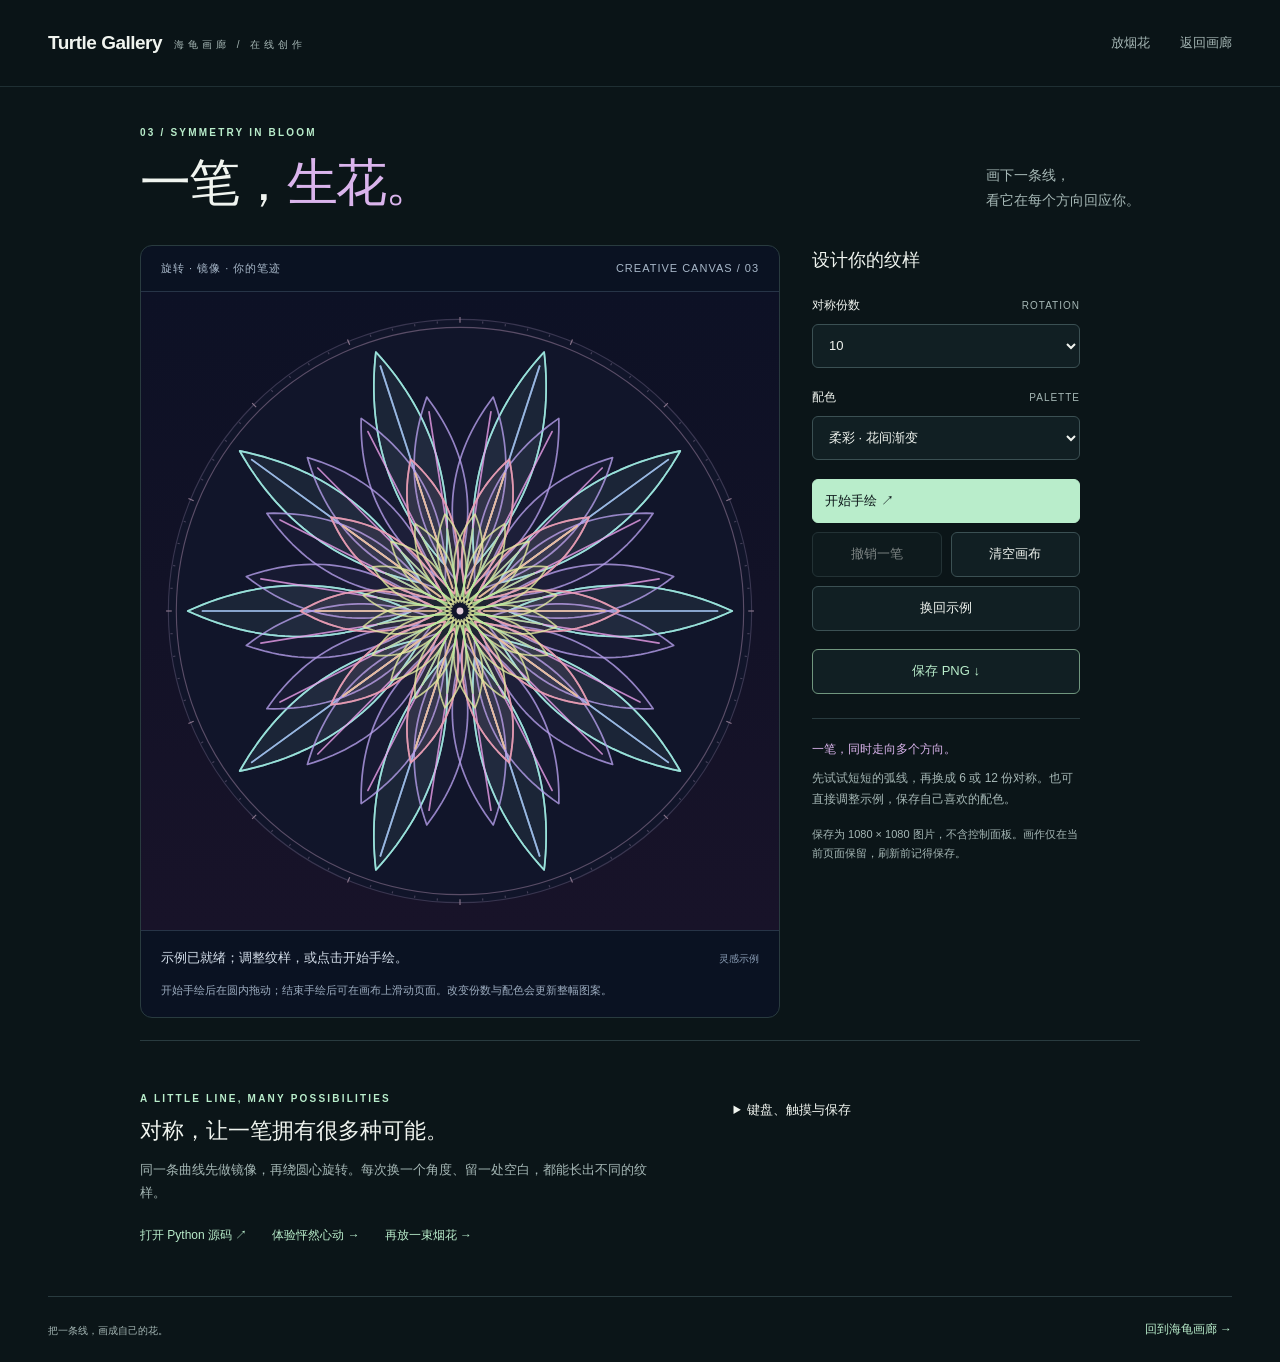
<file: docs/play/kaleidoscope.html>
<!doctype html>
<html lang="zh-CN">
<head>
  <meta charset="utf-8">
  <meta name="viewport" content="width=device-width, initial-scale=1">
  <meta name="theme-color" content="#0b1518">
  <meta name="description" content="拖动一笔，让对称开出一朵花。海龟画廊在线万花筒：调整旋转份数、三套配色、整笔撤销，保存自己的 PNG 图案。">
  <meta property="og:title" content="一笔生花 · 海龟画廊在线万花筒">
  <meta property="og:description" content="旋转与镜像，把你的一笔变成一朵花。无需安装，画好即可保存。">
  <meta property="og:image" content="https://zjh-b.github.io/turtle-gallery/assets/exhibits/03.png">
  <meta property="og:type" content="website">
  <title>一笔生花 · 海龟画廊在线万花筒</title>
  <link rel="canonical" href="https://zjh-b.github.io/turtle-gallery/play/kaleidoscope.html">
  <link rel="icon" type="image/svg+xml" href="../assets/favicon.svg">
  <link rel="stylesheet" href="../gallery.css">
  <link rel="stylesheet" href="fireworks.css">
  <link rel="stylesheet" href="kaleidoscope.css">
  <script type="module" src="kaleidoscope.js"></script>
</head>
<body class="kaleidoscope-page">
  <a class="skip-link" href="#play-controls">跳到创作控制</a>
  <header class="site-header"><div class="header-inner shell"><a class="brand" href="../index.html">Turtle Gallery<small>海龟画廊 / 在线创作</small></a><nav aria-label="主导航"><a href="fireworks.html">放烟花</a><a href="../index.html#gallery">返回画廊</a></nav></div></header>
  <main class="shell play-main">
    <section aria-labelledby="play-title">
      <div class="play-heading"><div><p class="eyebrow">03 / SYMMETRY IN BLOOM</p><h1 id="play-title">一笔，<span>生花。</span></h1></div><p>画下一条线，<br>看它在每个方向回应你。</p></div>
      <div class="play-layout kaleido-layout">
        <div class="play-stage">
          <div class="play-topline"><span>旋转 · 镜像 · 你的笔迹</span><span>CREATIVE CANVAS / 03</span></div>
          <div class="canvas-wrap"><img id="kaleidoscope-fallback" src="../assets/exhibits/03.png" alt="桌面万花筒预览：层层花瓣在圆形边框内形成对称纹样" width="800" height="464"><canvas id="kaleidoscope-canvas" width="560" height="560" tabindex="0" role="img" aria-label="万花筒创作画布，先点击开始手绘，再在圆内拖动画笔" aria-describedby="canvas-help" hidden>浏览器暂不支持绘画，可以查看静态预览或下载 Python 作品。</canvas><p id="draw-hint" hidden>在圆内画一笔<br><small>你的线条会同时旋转与镜像</small></p></div>
          <div class="play-caption"><p id="play-status" role="status" aria-live="polite">正在准备画笔，也可以先欣赏静态预览。</p><span id="stroke-count" class="canvas-note">灵感示例</span></div>
          <p id="canvas-help" class="canvas-help">开始手绘后在圆内拖动；结束手绘后可在画布上滑动页面。改变份数与配色会更新整幅图案。</p>
          <noscript><p class="play-fallback-note">开启 JavaScript 即可创作；下方仍可查看源码与下载作品。</p></noscript>
        </div>
        <fieldset id="play-controls" class="play-controls" disabled>
          <legend>设计你的纹样</legend>
          <label for="symmetry">对称份数 <span>ROTATION</span></label>
          <select id="symmetry"><option>3</option><option>4</option><option>5</option><option>6</option><option>7</option><option>8</option><option>9</option><option selected>10</option><option>11</option><option>12</option><option>13</option><option>14</option><option>15</option><option>16</option></select>
          <label for="palette">配色 <span>PALETTE</span></label>
          <select id="palette"><option value="0">柔彩 · 花间渐变</option><option value="1">青瓷 · 薄荷微光</option><option value="2">落日 · 暖金珊瑚</option></select>
          <button id="draw-mode" class="play-primary" type="button" aria-pressed="false">开始手绘 ↗</button>
          <div class="play-toggles"><button id="undo" type="button" disabled>撤销一笔</button><button id="clear" type="button">清空画布</button></div>
          <button id="example" type="button">换回示例</button>
          <button id="save-png" type="button">保存 PNG ↓</button>
          <div class="drawing-note"><p>一笔，同时走向多个方向。</p><p>先试试短短的弧线，再换成 6 或 12 份对称。也可直接调整示例，保存自己喜欢的配色。</p></div>
          <p class="control-note">保存为 1080 × 1080 图片，不含控制面板。画作仅在当前页面保留，刷新前记得保存。</p>
        </fieldset>
      </div>
    </section>
    <section class="play-notes" aria-label="创作提示"><div><p class="eyebrow">A LITTLE LINE, MANY POSSIBILITIES</p><h2>对称，让一笔拥有很多种可能。</h2><p>同一条曲线先做镜像，再绕圆心旋转。每次换一个角度、留一处空白，都能长出不同的纹样。</p><div class="play-links"><a href="https://github.com/zjh-b/turtle-gallery/blob/main/%E7%A4%BE%E5%9B%A2%E5%B1%95%E7%A4%BA/03_%E9%BC%A0%E6%A0%87%E4%B8%87%E8%8A%B1%E7%AD%92.py">打开 Python 源码 ↗</a><a href="heart.html">体验怦然心动 →</a><a href="fireworks.html">再放一束烟花 →</a></div></div><details class="keyboard-help"><summary>键盘、触摸与保存</summary><p>Tab 可逐个访问控制按钮与选择框。不用画笔也能调整示例的份数和配色，保存新的图案。</p><p>绘画模式内，单指或鼠标拖动即可画线；第二个触点、移出圆形边界、失焦或切换页面会取消尚未完成的一笔。已完成的笔迹保留。</p><p>最多 60 笔、2400 个点，每笔最多 400 点。达到上限后可撤销或清空；不会自动删掉旧笔迹。“换回示例”会替换当前手绘。图片由浏览器在本地生成并下载。</p></details></section>
  </main>
  <footer class="site-footer shell"><p>把一条线，画成自己的花。</p><a href="../index.html">回到海龟画廊 →</a></footer>
</body>
</html>
</file>
<file: docs/gallery.css>
:root {
  color-scheme: dark;
  --bg: #0b1518;
  --panel: #111f23;
  --panel-light: #17282d;
  --text: #f0f4ef;
  --muted: #a5b7b5;
  --mint: #b9edcb;
  --line: #293b3f;
  --gold: #e2c09c;
  --radius: 18px;
  font-family: Inter,"Segoe UI","Microsoft YaHei","PingFang SC",sans-serif;
  font-synthesis: none;
  scroll-behavior: smooth;
  scroll-padding-top: 102px;
}

* {
  box-sizing: border-box;
}

body {
  margin: 0;
  background: var(--bg);
  color: var(--text);
  font-size: 15px;
  line-height: 1.75;
  -webkit-font-smoothing: antialiased;
}

button,input {
  font: inherit;
}

button,a,input {
  -webkit-tap-highlight-color: transparent;
}

button {
  cursor: pointer;
}

a {
  color: inherit;
  text-decoration: none;
}

img {
  display: block;
  width: 100%;
  height: auto;
}

button {
  color: inherit;
}

button:disabled {
  cursor: wait;
}

::selection {
  background: var(--mint);
  color: var(--bg);
}

[hidden] {
  display: none!important;
}

:focus-visible {
  outline: 3px solid var(--mint);
  outline-offset: 5px;
}

h1,h2,h3,p,figure,dl {
  margin: 0;
}

h1,h2,h3 {
  line-height: 1.35;
}

p {
  color: var(--muted);
}

.shell {
  width: min(1240px,calc(100% - 96px));
  margin-inline: auto;
}

.sr-only {
  position: absolute;
  width: 1px;
  height: 1px;
  padding: 0;
  margin: -1px;
  overflow: hidden;
  clip: rect(0,0,0,0);
  white-space: nowrap;
  border: 0;
}

.skip-link {
  position: fixed;
  z-index: 10;
  left: 20px;
  top: -80px;
  background: var(--mint);
  color: var(--bg);
  padding: 12px 20px;
  border-radius: 8px;
}

.skip-link:focus {
  top: 14px;
}

.site-header {
  position: sticky;
  top: 0;
  z-index: 5;
  background: rgba(11,21,24,.94);
  border-bottom: 1px solid rgba(41,59,63,.7);
  backdrop-filter: blur(16px);
}

.header-inner {
  height: 86px;
  display: flex;
  align-items: center;
  justify-content: space-between;
  gap: 24px;
}

.brand {
  display: flex;
  gap: 12px;
  align-items: center;
  font-size: 19px;
  font-weight: 650;
  letter-spacing: -.5px;
  line-height: 1.25;
}

.brand small {
  display: block;
  font-size: 10px;
  font-weight: 400;
  letter-spacing: 4px;
  color: var(--muted);
  margin-top: 5px;
}

.brand-mark {
  width: 38px;
  height: 38px;
  color: var(--mint);
  flex-shrink: 0;
}

nav {
  display: flex;
  align-items: center;
  gap: 30px;
}

nav a {
  font-size: 13px;
  color: var(--muted);
  transition: color .2s;
}

nav a:hover {
  color: var(--text);
}

.nav-github {
  border: 1px solid var(--line);
  border-radius: 100px;
  padding: 8px 16px;
  color: var(--text);
}

.nav-github span {
  margin-left: 8px;
}

.hero {
  padding-block: 94px 84px;
  display: grid;
  grid-template-columns: 1fr 1.1fr;
  gap: 52px;
  align-items: center;
}

.eyebrow {
  font-size: 10px;
  letter-spacing: 2.2px;
  color: var(--mint);
  font-weight: 600;
  line-height: 1.5;
}

.status-dot {
  display: inline-block;
  width: 6px;
  height: 6px;
  border-radius: 50%;
  background: var(--mint);
  margin: 0 9px 1px 0;
}

.hero h1 {
  margin-top: 23px;
  font-size: clamp(38px,4vw,55px);
  line-height: 1.35;
  font-weight: 650;
  letter-spacing: -1.8px;
}

.hero h1 span {
  color: var(--mint);
}

.hero-intro {
  font-size: 14px;
  line-height: 2.05;
  margin-top: 24px;
}

.hero-actions {
  display: flex;
  align-items: center;
  gap: 22px;
  margin-top: 30px;
  flex-wrap: wrap;
}

.button {
  display: inline-flex;
  align-items: center;
  justify-content: center;
  gap: 20px;
  padding: 12px 20px;
  border-radius: 8px;
  font-size: 13px;
  font-weight: 600;
  border: 1px solid transparent;
  transition: background .2s,transform .2s;
}

.button:hover {
  transform: translateY(-2px);
}

.button-primary {
  background: var(--mint);
  color: #162c25;
}

.button-primary:hover {
  background: #d6f8e1;
}

.button-secondary {
  background: var(--panel-light);
  border-color: var(--line);
}

.text-link {
  font-size: 12px;
  color: var(--text);
}

.text-link span {
  display: inline-block;
  margin-left: 8px;
  transition: transform .2s;
}

.text-link:hover span {
  transform: translateX(4px);
}

.hero-stats {
  display: flex;
  gap: 27px;
  margin-top: 42px;
}

.hero-stats div+div {
  padding-left: 27px;
  border-left: 1px solid var(--line);
}

.hero-stats dt {
  font-size: 21px;
  font-weight: 600;
  line-height: 1.35;
  letter-spacing: -.5px;
}

.hero-stats dt span {
  font-size: 13px;
  color: var(--muted);
}

.hero-stats dd {
  margin: 7px 0 0;
  font-size: 10px;
  color: var(--muted);
}

.hero-stage {
  position: relative;
  min-width: 0;
  transform: rotate(-2deg);
  border: 1px solid #35504e;
  border-radius: 14px;
  background: #101e22;
  box-shadow: 0 30px 70px #0005;
}

.stage-topline {
  height: 42px;
  display: flex;
  align-items: center;
  justify-content: space-between;
  gap: 12px;
  padding-inline: 16px;
  color: #91aaa7;
  font-family: Consolas,monospace;
  font-size: 8px;
  letter-spacing: 1.2px;
}

.stage-topline>span:first-child {
  display: flex;
  gap: 5px;
}

.stage-topline i {
  display: inline-block;
  width: 6px;
  height: 6px;
  background: #5b7874;
  border-radius: 50%;
}

.stage-topline i:first-child {
  background: #b9edcb;
}

.stage-screen {
  aspect-ratio: 1.65;
  overflow: hidden;
  margin: 0 8px;
  background: #08121e;
  border-radius: 5px;
}

.stage-screen img {
  height: 100%;
  object-fit: cover;
}

.stage-caption {
  display: flex;
  justify-content: space-between;
  align-items: center;
  gap: 12px;
  padding: 19px 18px;
}

.stage-caption b {
  font-size: 13px;
  font-weight: 500;
  letter-spacing: .7px;
}

.stage-caption small {
  display: block;
  font-size: 9px;
  color: var(--muted);
  margin-top: 3px;
}

.motion-toggle {
  border: 1px solid #3b5554;
  border-radius: 100px;
  padding: 7px 10px;
  background: transparent;
  font-size: 10px;
  white-space: nowrap;
}

.motion-toggle:hover {
  background: var(--panel-light);
}

.motion-toggle span {
  margin-right: 5px;
  color: var(--mint);
}

.stage-sticker {
  position: absolute;
  top: -24px;
  right: 21px;
  padding: 12px 15px;
  background: var(--mint);
  color: #254237;
  box-shadow: 0 5px 15px #0004;
  transform: rotate(11deg);
  font-size: 10px;
  font-weight: 750;
  letter-spacing: 1px;
  line-height: 1.35;
}

.medium-strip {
  border-top: 1px solid var(--line);
  border-bottom: 1px solid var(--line);
}

.medium-strip>.shell {
  display: flex;
  align-items: center;
  justify-content: space-between;
  gap: 25px;
  min-height: 62px;
  font-size: 11px;
}

.medium-strip>.shell>span {
  color: #c5d5d0;
  letter-spacing: 1.2px;
}

.medium-strip p {
  font-size: 11px;
  word-spacing: 3px;
}

.medium-strip p span {
  color: #6b8581;
  margin-inline: 12px;
}

.medium-strip p .strip-divider {
  margin-inline: 20px;
}

.featured-section {
  padding-block: 76px 22px;
}

.film-layout {
  display: grid;
  grid-template-columns: minmax(0, 1.9fr) minmax(240px, 1fr);
  align-items: center;
  gap: 36px;
}

.film-player,
.film-copy {
  min-width: 0;
}

.film-poster {
  display: block;
  border-radius: 12px;
}

.film-player video,
.film-poster img {
  display: block;
  width: 100%;
  height: auto;
  aspect-ratio: 16 / 9;
  background: #0b1018;
  border: 1px solid var(--line);
  border-radius: 12px;
}

.film-player figcaption {
  margin-top: 12px;
  color: var(--muted);
  font-size: 12px;
}

.film-links {
  display: flex;
  flex-wrap: wrap;
  gap: 8px 22px;
  margin-top: 7px;
  font-size: 12px;
  color: var(--mint);
}

.film-links a:hover {
  text-decoration: underline;
  text-underline-offset: 4px;
}

.film-copy h3 {
  margin-block: 8px 14px;
  font-size: clamp(24px, 2.4vw, 32px);
  letter-spacing: -.6px;
}

.film-copy .button {
  margin-top: 23px;
}

.film-author {
  margin-block: 9px 20px;
  font-size: 12px;
}

.film-note {
  font-size: 12px;
}

.film-copy .text-link {
  margin-top: 9px;
  font-size: 12px;
}

.featured-grid {
  display: grid;
  grid-template-columns: repeat(4, minmax(0, 1fr));
  gap: 16px;
}

.featured-card {
  min-width: 0;
  overflow: hidden;
  background: var(--panel-light);
  border: 1px solid var(--line);
  border-radius: 13px;
  transition: transform .2s, border-color .2s;
}

.featured-card:hover {
  transform: translateY(-4px);
  border-color: var(--mint);
}

.featured-preview {
  overflow: hidden;
  aspect-ratio: 800 / 464;
  background: #101827;
}

.featured-preview img {
  height: 100%;
  object-fit: cover;
}

.featured-caption {
  display: flex;
  align-items: center;
  gap: 10px;
  padding: 13px 16px;
  font-size: 14px;
}

.featured-number {
  color: var(--mint);
  font-family: Consolas, monospace;
  font-size: 12px;
}

.featured-caption strong {
  font-weight: 600;
}

.featured-arrow {
  margin-left: auto;
  color: var(--mint);
}

.featured-footer {
  display: flex;
  align-items: center;
  justify-content: space-between;
  gap: 15px;
  padding-top: 20px;
  font-size: 12px;
}

.featured-footer .text-link {
  white-space: nowrap;
}

.gallery-section {
  padding-top: 75px;
  padding-bottom: 64px;
}

.section-heading {
  display: flex;
  justify-content: space-between;
  align-items: flex-end;
  gap: 30px;
  margin-bottom: 30px;
}

.section-heading h2 {
  font-size: 28px;
  letter-spacing: -.8px;
  margin-top: 10px;
  font-weight: 600;
}

.section-heading>p {
  font-size: 12px;
  line-height: 1.9;
}

.gallery-tools {
  display: flex;
  flex-wrap: wrap;
  gap: 20px;
  justify-content: space-between;
  align-items: center;
  margin-top: 32px;
  margin-bottom: 17px;
}

.collection-filters {
  display: flex;
  gap: 6px;
  background: #101e22;
  padding: 5px;
  border: 1px solid var(--line);
  border-radius: 11px;
  flex-shrink: 0;
}

.filter-button {
  padding: 8px 15px;
  background: transparent;
  border: 0;
  border-radius: 7px;
  font-size: 12px;
  color: var(--muted);
  transition: background .2s,color .2s;
}

.filter-button span {
  font-size: 10px;
  margin-left: 5px;
  opacity: .72;
}

.filter-button:hover {
  color: var(--text);
  background: #1c3034;
}

.filter-button.is-active {
  background: var(--mint);
  color: #193b2b;
}

.search-field {
  max-width: 310px;
  width: 100%;
  display: flex;
  align-items: center;
  gap: 9px;
  border: 1px solid var(--line);
  background: #0e1b1f;
  border-radius: 9px;
  padding: 10px 13px;
  color: var(--muted);
}

.search-field:focus-within {
  border-color: var(--mint);
}

.search-field svg {
  width: 17px;
  height: 17px;
  flex-shrink: 0;
}

.search-field input {
  width: 100%;
  min-width: 0;
  background: transparent;
  border: 0;
  outline: 0;
  color: var(--text);
  font-size: 12px;
  padding: 0;
}

.search-field input:focus-visible {
  outline: 0;
}

.search-field input::placeholder {
  color: #8a9f9c;
}

.result-count {
  min-height: 20px;
  font-size: 11px;
  margin: 0;
  color: #93aaa6;
}

.gallery-result-bar {
  display: flex;
  align-items: center;
  justify-content: space-between;
  flex-wrap: wrap;
  gap: 8px 16px;
  width: 100%;
  margin: 16px 0 17px;
}

.share-fallback {
  display: block;
  width: 100%;
  margin-bottom: 17px;
  color: var(--muted);
  font-size: 12px;
}

.manual-link {
  display: block;
  width: 100%;
  margin-top: 8px;
  padding: 12px;
  border: 1px solid var(--mint);
  border-radius: 9px;
  background: #0e1b1f;
  color: var(--text);
  font: inherit;
}

.gallery-grid {
  display: grid;
  grid-template-columns: repeat(3,minmax(0,1fr));
  gap: 24px;
}

.art-card {
  display: flex;
  flex-direction: column;
  min-width: 0;
  border: 1px solid var(--line);
  border-radius: var(--radius);
  background: var(--panel);
  overflow: hidden;
  transition: transform .22s,border-color .22s,box-shadow .22s;
}

.art-card:hover {
  transform: translateY(-4px);
  border-color: #648879;
  box-shadow: 0 18px 35px #0002;
}

.art-preview {
  position: relative;
  aspect-ratio: 1.68;
  overflow: hidden;
  background: #08121b;
  border-bottom: 1px solid var(--line);
}

.art-preview img {
  height: 100%;
  object-fit: cover;
  transition: transform .5s;
}

.art-card:hover .art-preview img {
  transform: scale(1.025);
}

.art-card[data-collection=original] .art-preview {
  background: #e9eeea;
}

.art-card[data-collection=original] .art-preview img {
  object-fit: contain;
}

.art-number {
  position: absolute;
  top: 12px;
  left: 12px;
  display: grid;
  place-items: center;
  width: 29px;
  height: 29px;
  background: #0b1518df;
  color: #d9eee1;
  border: 1px solid #6d92834d;
  border-radius: 7px;
  font: 11px/1 Consolas,monospace;
}

.art-body {
  padding: 20px 21px 18px;
  display: flex;
  flex-direction: column;
  flex: 1;
  min-width: 0;
}

.art-meta {
  display: flex;
  gap: 8px;
  flex-wrap: wrap;
  align-items: center;
  margin-bottom: 10px;
  font-size: 9px;
  line-height: 1.5;
  letter-spacing: .5px;
}

.collection-label {
  color: var(--mint);
}

.art-card[data-collection=original] .collection-label {
  color: var(--gold);
}

.art-category {
  color: #93aaa6;
}

.art-category:before {
  content: "/";
  margin-right: 8px;
  color: #506b66;
}

.art-body h3 {
  font-size: 19px;
  font-weight: 600;
  letter-spacing: -.3px;
  margin-bottom: 7px;
}

.art-subtitle {
  font-size: 10px;
  min-height: 18px;
  color: #afc0ba;
}

.art-description {
  font-size: 11px;
  line-height: 1.9;
  margin-top: 11px;
  margin-bottom: 15px;
  flex: 1;
}

.art-controls {
  border-top: 1px solid #273c3c;
  padding-top: 11px;
  margin-top: auto;
}

.art-controls summary {
  font-size: 10px;
  color: #c3d6cd;
  cursor: pointer;
  list-style: none;
  display: flex;
  justify-content: space-between;
  gap: 10px;
}

.art-controls summary::-webkit-details-marker {
  display: none;
}

.art-controls summary:after {
  content: "＋";
  color: var(--mint);
  font-size: 12px;
}

.art-controls[open] summary:after {
  content: "−";
}

.art-controls p {
  font-size: 11px;
  line-height: 1.85;
  margin-top: 8px;
  color: #c1d1cc;
}

.art-actions {
  display: flex;
  flex-wrap: wrap;
  align-items: center;
  justify-content: space-between;
  gap: 10px;
  padding-top: 14px;
  font-size: 10px;
}

.art-actions .browser-play-link {
  flex-basis: 100%;
  color: var(--mint);
  font-size: 13px;
  padding-block: 5px;
  font-weight: 600;
}

.source-link {
  color: #d5e8dc;
  white-space: nowrap;
}

.source-link:hover {
  text-decoration: underline;
  text-underline-offset: 4px;
}

.copy-button {
  padding: 7px 10px;
  border: 1px solid #355049;
  border-radius: 6px;
  background: #183028;
  color: #ccebd6;
  font-size: 10px;
  line-height: 1.5;
  white-space: nowrap;
}

.copy-button:hover {
  background: #26473a;
}

.manual-command {
  padding: 8px;
  margin-top: 10px;
  font: 10px/1.6 Consolas,monospace;
  display: block;
  border-radius: 5px;
  overflow-wrap: anywhere;
  user-select: all;
  background: #091713;
  color: var(--mint);
}

.gallery-message {
  text-align: center;
  border: 1px dashed #3b5550;
  border-radius: var(--radius);
  padding: 56px 24px;
}

.gallery-message h3 {
  font-size: 20px;
}

.gallery-message p {
  font-size: 13px;
  margin-top: 10px;
  margin-bottom: 22px;
}

.preview-note {
  font-size: 10px;
  line-height: 1.9;
  text-align: center;
  margin-top: 26px;
  color: #94a9a3;
}

.noscript-note {
  padding: 18px;
  background: var(--panel-light);
  border-radius: 10px;
  margin-bottom: 22px;
}

.noscript-note a {
  text-decoration: underline;
}

.fallback-grid figure {
  border: 1px solid var(--line);
  border-radius: 12px;
  overflow: hidden;
}

.fallback-grid img {
  aspect-ratio: 1.68;
  object-fit: contain;
  background: #122126;
}

.fallback-grid figcaption {
  padding: 15px;
}

.origin-section {
  display: grid;
  grid-template-columns: 90px 1fr;
  gap: 28px;
  padding: 42px 45px;
  border: 1px solid #364d44;
  border-radius: 18px;
  background: linear-gradient(110deg,#172d26,#112024);
  margin-bottom: 80px;
}

.origin-mark {
  align-self: center;
  justify-self: center;
  color: var(--mint);
  font-size: 58px;
  line-height: 1;
  font-weight: 200;
}

.origin-section h2 {
  font-size: 25px;
  margin-top: 10px;
  font-weight: 550;
}

.origin-section p:not(.eyebrow) {
  max-width: 850px;
  font-size: 12px;
  line-height: 2;
  margin-top: 14px;
}

.origin-section .text-link {
  display: inline-block;
  margin-top: 17px;
  color: var(--mint);
}

.start-section {
  padding-bottom: 78px;
}

.start-grid {
  display: grid;
  grid-template-columns: 1fr 1fr;
  gap: 75px;
  margin-top: 38px;
  align-items: start;
}

.steps {
  display: grid;
  gap: 27px;
}

.step {
  display: flex;
  align-items: flex-start;
  gap: 18px;
}

.step>span {
  margin-top: 2px;
  font: 11px/1.6 Consolas,monospace;
  padding: 6px 8px;
  color: var(--mint);
  border: 1px solid #3d5a4f;
  border-radius: 7px;
}

.step h3 {
  font-size: 15px;
  font-weight: 550;
  margin-bottom: 9px;
}

.step p {
  font-size: 12px;
  line-height: 1.95;
}

.step code,.platform-note code {
  color: #d4e2da;
}

.terminal {
  background: #081213;
  border: 1px solid var(--line);
  border-radius: 12px;
  overflow: hidden;
}

.terminal-header {
  display: flex;
  justify-content: space-between;
  align-items: center;
  gap: 12px;
  padding: 12px 18px;
  border-bottom: 1px solid var(--line);
  font-size: 10px;
  color: #98b0a9;
}

.terminal pre {
  font-family: Consolas,"SFMono-Regular",monospace;
  font-size: 12px;
  line-height: 1.75;
  margin: 0;
  padding: 22px 24px;
  overflow-x: auto;
  color: #e5f4e9;
  tab-size: 2;
}

.terminal-comment {
  color: #819c92;
}

.terminal-prompt {
  color: var(--mint);
}

.terminal>p {
  padding: 0 24px 20px;
  font-size: 10px;
}

.platform-note {
  font-size: 10px;
  line-height: 1.9;
  margin-top: 26px;
  color: #8ca59c;
}

.platform-note a {
  color: #c1d8c9;
  text-decoration: underline;
  text-underline-offset: 3px;
}

.site-footer {
  display: flex;
  align-items: center;
  justify-content: space-between;
  gap: 25px;
  border-top: 1px solid var(--line);
  padding-block: 30px 36px;
}

.footer-brand {
  font-size: 14px;
  font-weight: 600;
}

.footer-brand span {
  font-weight: 400;
  color: #a3b9ad;
  font-size: 11px;
}

.site-footer p {
  font-size: 10px;
  margin-top: 3px;
}

.site-footer nav {
  gap: 20px;
}

.site-footer nav a {
  font-size: 11px;
}

.site-footer small {
  color: #8da597;
  font-size: 10px;
}

.site-footer small a {
  color: #c6dfcd;
}

.copy-status {
  position: fixed;
  z-index: 8;
  left: 50%;
  bottom: 25px;
  transform: translateX(-50%);
  max-width: calc(100% - 32px);
  padding: 11px 18px;
  background: var(--mint);
  color: #18372a;
  border-radius: 9px;
  box-shadow: 0 8px 35px #0005;
  font-size: 12px;
  text-align: center;
}

@media(min-width:1600px) {
  .hero {
    padding-block: 110px 105px;
  }

  .hero h1 {
    font-size: 59px;
  }
}

@media(max-width:1150px) {
  .shell {
    width: calc(100% - 64px);
  }

  .hero {
    gap: 30px;
    padding-block: 75px;
  }

  .hero h1 {
    font-size: 42px;
  }

  .hero-stats {
    gap: 18px;
  }

  .hero-stats div+div {
    padding-left: 18px;
  }

  .hero-actions {
    gap: 16px;
  }

  .hero-intro {
    font-size: 12px;
  }

  .hero-stats dt {
    font-size: 19px;
  }

  .hero-stats dd {
    font-size: 9px;
  }

  .stage-caption {
    padding: 15px 12px;
  }

  .stage-caption b {
    font-size: 11px;
  }

  .motion-toggle {
    font-size: 9px;
  }

  .gallery-grid {
    gap: 18px;
  }

  .art-body {
    padding: 17px;
  }

  .art-body h3 {
    font-size: 17px;
  }

  .art-subtitle {
    font-size: 9px;
  }

  .start-grid {
    gap: 40px;
  }

  .section-heading h2 {
    font-size: 25px;
  }

  .site-footer {
    flex-wrap: wrap;
  }

  .site-footer small {
    margin-left: auto;
  }
}

@media(max-width:850px) {
  .film-layout {
    grid-template-columns: 1fr;
    gap: 25px;
  }

  .film-copy .button {
    margin-top: 18px;
  }

  .featured-grid {
    grid-template-columns: repeat(2, minmax(0, 1fr));
  }

  .hero {
    grid-template-columns: 1fr;
    gap: 52px;
    padding-block: 54px 62px;
  }

  .hero-copy {
    max-width: 620px;
  }

  .hero h1 {
    font-size: 48px;
  }

  .hero-intro {
    font-size: 14px;
  }

  .hero-stage {
    width: min(570px,92%);
    justify-self: center;
    transform: rotate(-1.5deg);
  }

  .hero-stats {
    gap: 27px;
  }

  .hero-stats div+div {
    padding-left: 27px;
  }

  .hero-stats dt {
    font-size: 22px;
  }

  .hero-stats dd {
    font-size: 10px;
  }

  .hero-actions {
    margin-top: 24px;
  }

  .hero-stats {
    margin-top: 30px;
  }

  .stage-caption {
    padding: 18px;
  }

  .stage-caption b {
    font-size: 13px;
  }

  .motion-toggle {
    font-size: 11px;
  }

  .section-heading {
    align-items: flex-start;
  }

  .section-heading>p {
    max-width: 230px;
    font-size: 11px;
  }

  .gallery-tools {
    flex-wrap: wrap;
    gap: 14px;
  }

  .search-field {
    max-width: none;
  }

  .gallery-grid {
    grid-template-columns: repeat(2,minmax(0,1fr));
    gap: 22px;
  }

  .art-body h3 {
    font-size: 19px;
  }

  .art-subtitle {
    font-size: 10px;
  }

  .gallery-section {
    padding-top: 50px;
  }

  .origin-section {
    padding: 32px;
    grid-template-columns: 45px 1fr;
    gap: 22px;
  }

  .origin-mark {
    font-size: 40px;
  }

  .origin-section h2 {
    font-size: 23px;
  }

  .start-grid {
    grid-template-columns: 1fr;
    gap: 30px;
  }

  .steps {
    grid-template-columns: repeat(3,minmax(0,1fr));
    gap: 20px;
  }

  .step {
    flex-direction: column;
    gap: 10px;
  }

  .terminal pre {
    font-size: 13px;
  }

  .medium-strip>.shell {
    flex-direction: column;
    justify-content: center;
    gap: 0;
    padding-block: 12px;
  }

  .medium-strip p {
    font-size: 10px;
  }

  .site-footer {
    align-items: flex-start;
  }

  .site-footer small {
    width: 100%;
    margin-left: 0;
  }
}

@media(max-width:560px) {
  .featured-section {
    padding-top: 49px;
  }

  .featured-grid {
    gap: 12px;
  }

  .featured-caption {
    gap: 5px;
    padding: 8px 9px;
    font-size: 12px;
  }

  .featured-number {
    font-size: 10px;
  }

  .featured-footer {
    display: block;
    font-size: 11px;
  }

  .featured-footer .text-link {
    display: inline-block;
    margin-top: 10px;
  }

  :root {
    scroll-padding-top: 84px;
  }

  .shell {
    width: calc(100% - 36px);
  }

  .header-inner {
    height: 73px;
    gap: 10px;
  }

  .brand {
    font-size: 16px;
    gap: 8px;
  }

  .brand-mark {
    width: 30px;
    height: 30px;
  }

  .brand small {
    font-size: 8px;
    letter-spacing: 3px;
    margin-top: 4px;
  }

  nav {
    gap: 13px;
  }

  .site-header nav a {
    font-size: 11px;
  }

  .site-header nav a[href="#start"] {
    display: none;
  }

  .nav-github {
    padding: 6px 10px;
  }

  .nav-github span {
    margin-left: 3px;
  }

  .hero {
    padding-block: 42px 49px;
    gap: 44px;
  }

  .eyebrow {
    font-size: 8px;
    letter-spacing: 1.7px;
  }

  .hero h1 {
    font-size: 41px;
    letter-spacing: -1.5px;
    margin-top: 20px;
  }

  .hero-intro {
    font-size: 12px;
    line-height: 2.05;
    margin-top: 20px;
  }

  .desktop-break {
    display: none;
  }

  .hero-actions {
    gap: 16px;
  }

  .button {
    font-size: 12px;
    padding: 11px 15px;
    gap: 15px;
  }

  .hero-actions .text-link {
    font-size: 10px;
  }

  .hero-stats {
    gap: 17px;
    margin-top: 30px;
  }

  .hero-stats div+div {
    padding-left: 17px;
  }

  .hero-stats dt {
    font-size: 18px;
  }

  .hero-stats dd {
    font-size: 9px;
    margin-top: 6px;
  }

  .hero-stage {
    width: 96%;
  }

  .stage-topline {
    height: 36px;
    padding-inline: 12px;
    font-size: 7px;
  }

  .stage-screen {
    margin: 0 6px;
  }

  .stage-caption {
    padding: 13px 11px;
  }

  .stage-caption b {
    font-size: 11px;
  }

  .stage-caption small {
    font-size: 8px;
  }

  .motion-toggle {
    font-size: 8px;
    padding: 7px 9px;
  }

  .stage-sticker {
    font-size: 8px;
    padding: 10px 13px;
    top: -21px;
    right: 19px;
  }

  .medium-strip>.shell>span {
    font-size: 10px;
  }

  .medium-strip p {
    font-size: 9px;
    word-spacing: 0;
  }

  .medium-strip p span {
    margin-inline: 4px;
  }

  .medium-strip p .strip-divider {
    margin-inline: 7px;
  }

  .section-heading {
    display: block;
    margin-bottom: 24px;
  }

  .section-heading h2 {
    font-size: 24px;
    line-height: 1.5;
  }

  .section-heading>p {
    max-width: none;
    margin-top: 12px;
    font-size: 11px;
  }

  .section-heading>p br {
    display: none;
  }

  .gallery-tools {
    margin-top: 24px;
  }

  .collection-filters {
    display: grid;
    grid-template-columns: repeat(3, minmax(0, 1fr));
    width: 100%;
    gap: 3px;
    padding: 4px;
  }

  .filter-button {
    flex: 1;
    padding: 9px 4px;
    font-size: 11px;
    white-space: nowrap;
  }

  .filter-button span {
    font-size: 9px;
    margin-left: 3px;
  }

  .search-field {
    padding-block: 12px;
  }

  .gallery-grid {
    grid-template-columns: 1fr;
    gap: 24px;
  }

  .art-body {
    padding: 21px;
  }

  .art-body h3 {
    font-size: 21px;
  }

  .art-subtitle {
    font-size: 11px;
  }

  .art-description {
    font-size: 12px;
    margin-block: 12px 17px;
  }

  .art-meta {
    font-size: 10px;
  }

  .art-controls summary {
    font-size: 11px;
  }

  .art-actions {
    font-size: 11px;
    padding-top: 16px;
  }

  .copy-button {
    font-size: 11px;
  }

  .art-controls p {
    font-size: 12px;
  }

  .preview-note {
    text-align: left;
    font-size: 10px;
  }

  .gallery-section {
    padding-block: 44px;
  }

  .origin-section {
    padding: 27px 23px;
    grid-template-columns: 1fr;
    gap: 0;
    margin-bottom: 52px;
  }

  .origin-mark {
    display: none;
  }

  .origin-section h2 {
    font-size: 21px;
  }

  .origin-section p:not(.eyebrow) {
    font-size: 11px;
  }

  .origin-section .text-link {
    font-size: 11px;
  }

  .start-section {
    padding-bottom: 47px;
  }

  .start-section .section-heading .button {
    margin-top: 21px;
  }

  .start-grid {
    margin-top: 26px;
  }

  .steps {
    grid-template-columns: 1fr;
    gap: 22px;
  }

  .step {
    flex-direction: row;
    gap: 15px;
  }

  .step h3 {
    font-size: 14px;
    margin-bottom: 6px;
  }

  .step p {
    font-size: 11px;
  }

  .terminal pre {
    font-size: 11px;
    padding: 20px 18px;
  }

  .terminal>p {
    padding-inline: 18px;
    font-size: 9px;
  }

  .terminal-header {
    padding-inline: 16px;
  }

  .terminal .copy-button {
    font-size: 10px;
  }

  .platform-note {
    font-size: 9px;
  }

  .site-footer {
    gap: 20px;
    padding-block: 24px;
  }

  .site-footer nav {
    gap: 17px;
    flex-wrap: wrap;
  }

  .site-footer nav a {
    font-size: 10px;
  }

  .site-footer small {
    margin-top: -7px;
  }
}

@media(prefers-reduced-motion:reduce) {
  :root {
    scroll-behavior: auto;
  }

  *,*::before,*::after {
    animation: none!important;
    transition: none!important;
  }

  .art-card:hover,.button:hover,.art-card:hover .art-preview img,.text-link:hover span {
    transform: none;
  }
}
</file>
<file: docs/play/fireworks.css>
.play-main { padding-top: 38px; }
.play-heading { display: flex; justify-content: space-between; align-items: end; gap: 24px; margin-bottom: 28px; }
.play-heading h1 { font-size: clamp(32px, 4vw, 54px); letter-spacing: -2px; margin-top: 8px; }
.play-heading h1 span { color: var(--gold); }
.play-heading > p { font-size: 14px; padding-bottom: 5px; }
.play-layout { display: grid; grid-template-columns: minmax(0, 1fr) 268px; gap: 24px; align-items: start; }
.play-stage { min-width: 0; overflow: hidden; border: 1px solid var(--line); background: #0a1222; border-radius: 12px; }
.play-topline { display: flex; justify-content: space-between; gap: 10px; padding: 13px 20px; border-bottom: 1px solid #273447; color: #a8b8c9; font-size: 11px; letter-spacing: 1px; }
.canvas-wrap { position: relative; aspect-ratio: 1020 / 580; background: #070e24; }
.canvas-wrap img, .canvas-wrap canvas { width: 100%; height: 100%; display: block; object-fit: cover; }
.canvas-wrap canvas { touch-action: pan-y pinch-zoom; cursor: crosshair; }
.canvas-wrap canvas:focus-visible { outline-offset: -4px; }
.play-caption { display: flex; justify-content: space-between; align-items: start; gap: 12px; border-top: 1px solid #273447; padding: 16px 20px 8px; }
.play-caption p { font-size: 13px; color: #d5dfeb; min-height: 2em; }
.canvas-note { font-size: 10px; color: #899cb4; white-space: nowrap; padding-top: 3px; }
.canvas-help, .play-fallback-note { padding: 0 20px 16px; font-size: 11px; color: #9cacbf; }
.play-controls { margin: 0; border: 0; padding: 0; min-width: 0; }
.play-controls legend { font-size: 18px; font-weight: 600; padding: 0 0 18px; }
.play-controls > label:not(.motion-choice) { display: flex; align-items: baseline; justify-content: space-between; font-size: 12px; margin-bottom: 8px; }
.play-controls label > span:not(:last-child), .play-controls label > span:only-child { color: var(--muted); }
.play-controls label > span { font-size: 10px; letter-spacing: 1px; }
.play-controls select { display: block; width: 100%; min-height: 44px; padding: 9px 12px; margin-bottom: 19px; color: var(--text); background: var(--panel); border: 1px solid #3b5053; border-radius: 6px; font: inherit; font-size: 13px; }
.play-controls button { width: 100%; min-height: 44px; padding: 10px 12px; border: 1px solid #3b5053; border-radius: 6px; background: var(--panel); color: var(--text); font-size: 13px; margin-bottom: 9px; }
.play-controls button:hover:not(:disabled) { border-color: var(--mint); background: #213632; }
.play-controls button.play-primary { background: var(--mint); border-color: var(--mint); color: var(--bg); display: flex; justify-content: space-between; font-weight: 600; }
.play-controls button.play-primary:hover:not(:disabled) { background: #d2f7de; }
.play-toggles { display: flex; gap: 9px; }
.play-controls #auto[aria-pressed="true"] { border-color: var(--mint); color: var(--mint); background: #203830; }
.play-controls button.play-reset { border-color: transparent; background: transparent; color: var(--muted); min-height: 40px; }
.play-controls :disabled { opacity: .5; cursor: default; }
.play-controls .motion-choice { display: flex; gap: 10px; align-items: flex-start; padding-top: 15px; margin-top: 4px; border-top: 1px solid var(--line); cursor: pointer; }
.motion-choice input { margin: 4px 0 0; width: 17px; height: 17px; accent-color: var(--mint); flex: 0 0 auto; }
.play-controls .motion-choice span { font-size: 12px; letter-spacing: 0; color: var(--text); }
.motion-choice small { display: block; color: var(--muted); font-size: 10px; margin-top: 4px; }
.control-note { margin-top: 15px; font-size: 11px; }
.play-notes { display: grid; grid-template-columns: 1.3fr 1fr; gap: 65px; padding-block: 50px; margin-top: 22px; border-top: 1px solid var(--line); }
.play-notes h2 { font-size: 22px; margin-block: 10px 14px; }
.play-notes p:not(.eyebrow) { font-size: 13px; }
.play-links { display: flex; flex-wrap: wrap; gap: 12px 25px; color: var(--mint); font-size: 12px; margin-top: 20px; }
.keyboard-help { font-size: 13px; }
.keyboard-help summary { cursor: pointer; padding-block: 8px; color: var(--text); }
.keyboard-help p { margin-top: 12px; }
.play-main + .site-footer { padding-block: 22px; }
.play-main + .site-footer a { font-size: 12px; color: var(--mint); }
@media (max-width: 1000px) {
  .play-layout { grid-template-columns: minmax(0, 1fr); }
  .play-controls { display: grid; grid-template-columns: 1fr 1fr; gap: 8px 16px; }
  .play-controls legend { padding-bottom: 14px; }
  .play-controls label[for="shape"] { grid-area: 1 / 1; }
  .play-controls label[for="palette"] { grid-area: 1 / 2; }
  .play-controls #shape { grid-area: 2 / 1; }
  .play-controls #palette { grid-area: 2 / 2; }
  .play-controls select, .play-controls button { margin-bottom: 0; }
  .play-controls .motion-choice { grid-column: 1 / -1; }
  .control-note { grid-column: 1 / -1; margin-top: 4px; }
}
@media (max-width: 600px) {
  .play-main { padding-top: 25px; }
  .play-heading { align-items: start; margin-bottom: 20px; }
  .play-heading > p { display: none; }
  .play-heading h1 { font-size: 36px; }
  .play-topline { padding: 10px 12px; font-size: 9px; letter-spacing: .4px; }
  .play-caption { padding: 12px 12px 5px; }
  .play-caption p { font-size: 12px; }
  .canvas-note { display: none; }
  .canvas-help, .play-fallback-note { padding: 0 12px 12px; font-size: 10px; }
  .play-controls { gap: 8px 10px; }
  .play-controls legend { font-size: 16px; }
  .play-controls select { font-size: 12px; padding: 8px; }
  .play-controls button { padding: 8px; font-size: 12px; }
  .play-controls .play-toggles { grid-column: 1 / -1; }
  .play-controls .play-reset { grid-column: 1 / -1; }
  .play-notes { grid-template-columns: 1fr; gap: 25px; padding-block: 30px; }
  .play-notes h2 { font-size: 20px; }
  .play-main + .site-footer { align-items: start; flex-direction: column; gap: 10px; }
}
</file>
<file: docs/play/heart.css>
.heart-page .play-heading, .heart-page .play-layout, .heart-page .play-notes { max-width: 1000px; margin-inline: auto; }
.heart-page .play-heading h1 span { color: #f0a0bb; }
.heart-layout { grid-template-columns: minmax(0,640px) 268px; gap: 32px; }
.heart-page .canvas-wrap { aspect-ratio: 1; background: #100e22; }
.heart-page .canvas-wrap img { object-fit: contain; }
.heart-rate { margin-bottom: 22px; }
.heart-rate label { display: flex; justify-content: space-between; font-size: 12px; }
.heart-rate output { color: #f0a0bb; font-variant-numeric: tabular-nums; }
.heart-rate input { width: 100%; min-height: 36px; accent-color: #f0a0bb; cursor: pointer; margin: 3px 0; }
.rate-scale { display: flex; justify-content: space-between; color: var(--muted); font-size: 10px; }
.heart-page #burst { background: #f0b3c7; border-color: #f0b3c7; }
.heart-page #burst:hover:not(:disabled) { background: #ffd0df; }
.heart-page #save-png { color: var(--mint); border-color: #70967e; margin-top: 8px; }
@media (max-width: 1000px) {
  .heart-layout { grid-template-columns: minmax(0,1fr); max-width: 640px!important; }
  .heart-page label[for="theme"] { grid-area: 1 / 1; }
  .heart-page label[for="density"] { grid-area: 1 / 2; }
  .heart-page #theme { grid-area: 2 / 1; }
  .heart-page #density { grid-area: 2 / 2; }
  .heart-page .heart-rate { grid-column: 1 / -1; margin-block: 10px; }
  .heart-page #burst, .heart-page .play-toggles, .heart-page #save-png { grid-column: 1 / -1; }
  .heart-page #save-png { margin-top: 0; }
}
</file>
<file: docs/play/kaleidoscope.css>
.kaleidoscope-page .play-heading, .kaleidoscope-page .play-layout, .kaleidoscope-page .play-notes { max-width: 1000px; margin-inline: auto; }
.kaleidoscope-page .play-heading h1 span { color: #dab4ec; }
.kaleido-layout { grid-template-columns: minmax(0,640px) 268px; gap: 32px; }
.kaleidoscope-page .canvas-wrap { aspect-ratio: 1; background: #0d1125; }
.kaleidoscope-page .canvas-wrap img { object-fit: contain; }
#kaleidoscope-canvas { touch-action: pan-y pinch-zoom; cursor: default; }
#kaleidoscope-canvas.is-drawing { touch-action: none; cursor: crosshair; }
#draw-hint { position: absolute; top: 50%; left: 50%; transform: translate(-50%,-50%); color: #c4b4d5; text-align: center; font-size: 17px; pointer-events: none; width: 80%; }
#draw-hint small { color: #9b90b0; font-size: 11px; }
#draw-mode[aria-pressed="true"] { background: #dab4ec; border-color: #dab4ec; }
#save-png { color: var(--mint); border-color: #70967e; margin-top: 9px; }
.drawing-note { border-top: 1px solid var(--line); padding-top: 20px; margin-top: 15px; }
.drawing-note p { font-size: 12px; margin-bottom: 8px; }
.drawing-note p:first-child { color: #dab4ec; }
@media (max-width: 1000px) {
  .kaleido-layout { grid-template-columns: minmax(0,1fr); max-width: 640px!important; }
  .kaleidoscope-page .play-controls label[for="symmetry"] { grid-area: 1 / 1; }
  .kaleidoscope-page #symmetry { grid-area: 2 / 1; }
  .kaleidoscope-page #draw-mode, .kaleidoscope-page .drawing-note { grid-column: 1 / -1; }
  .kaleidoscope-page .play-toggles { grid-column: 1 / -1; }
  .kaleidoscope-page #save-png { margin-top: 0; }
}
</file>
